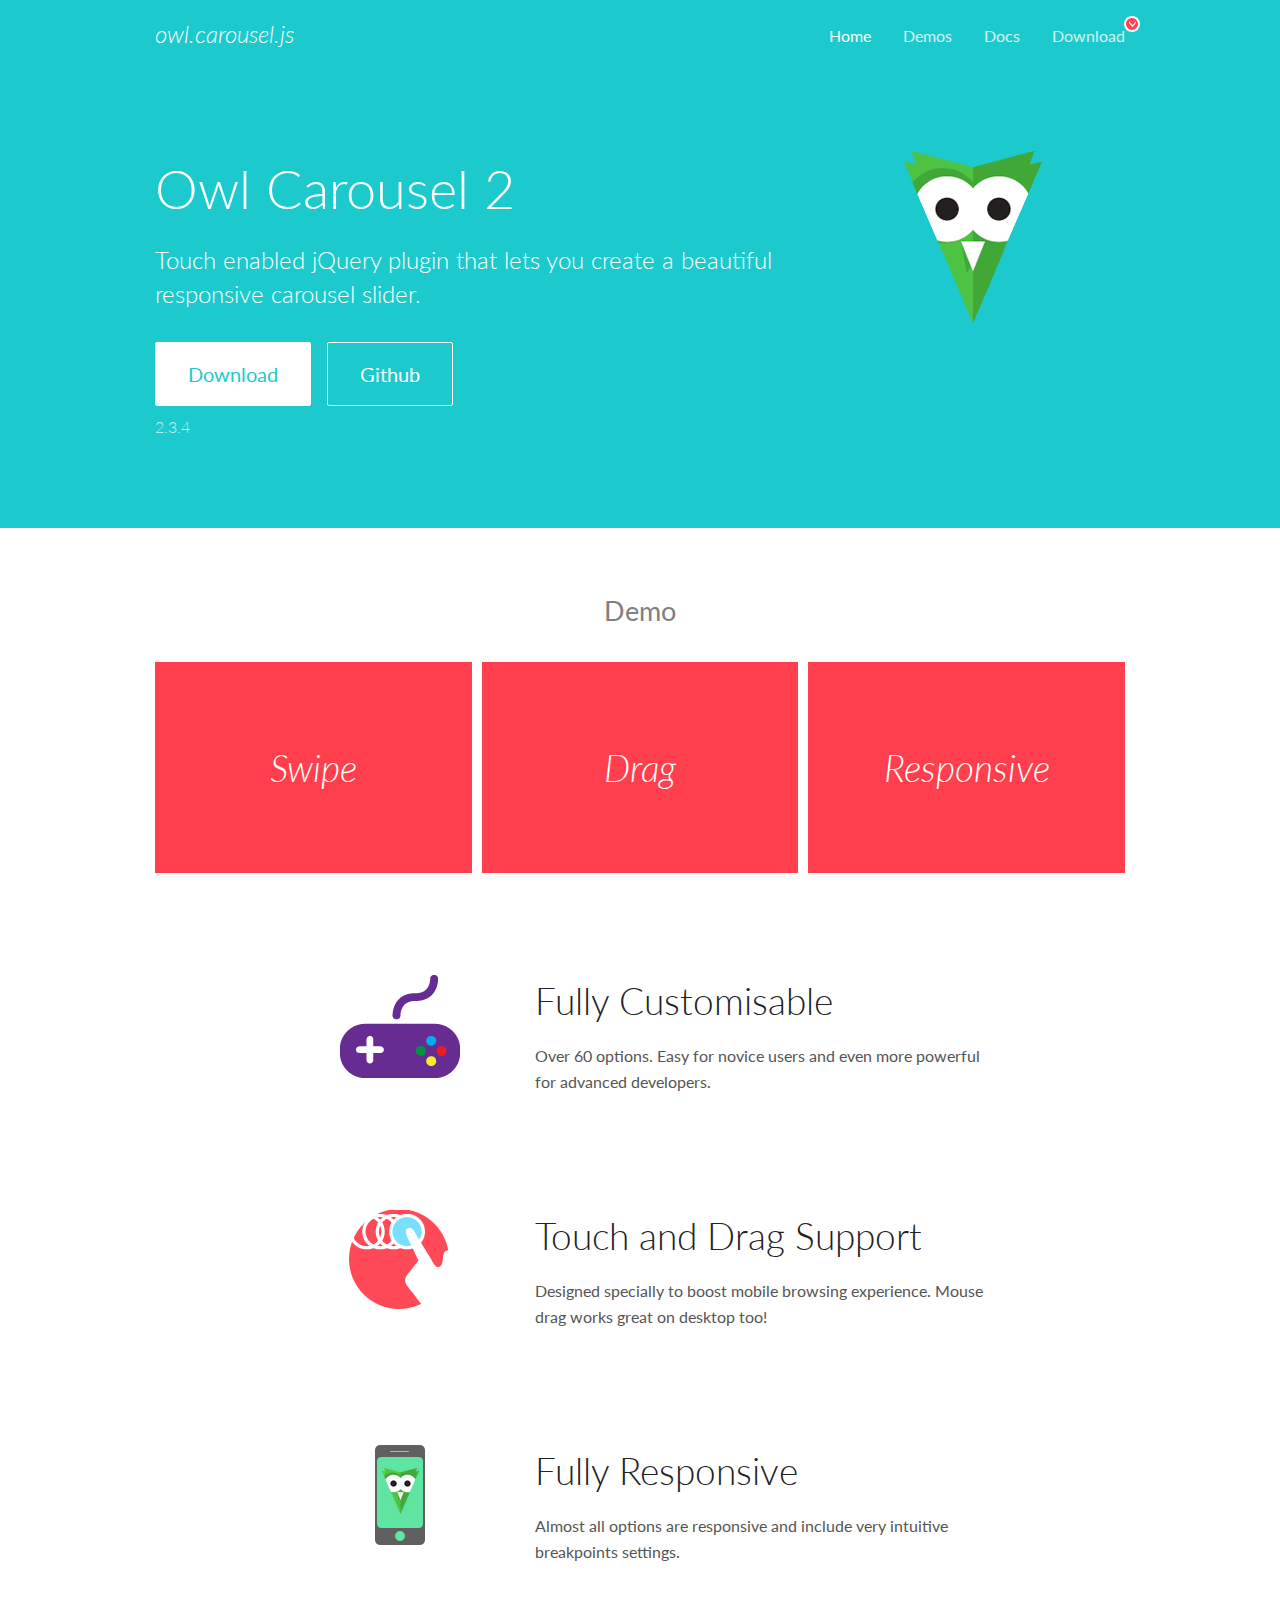
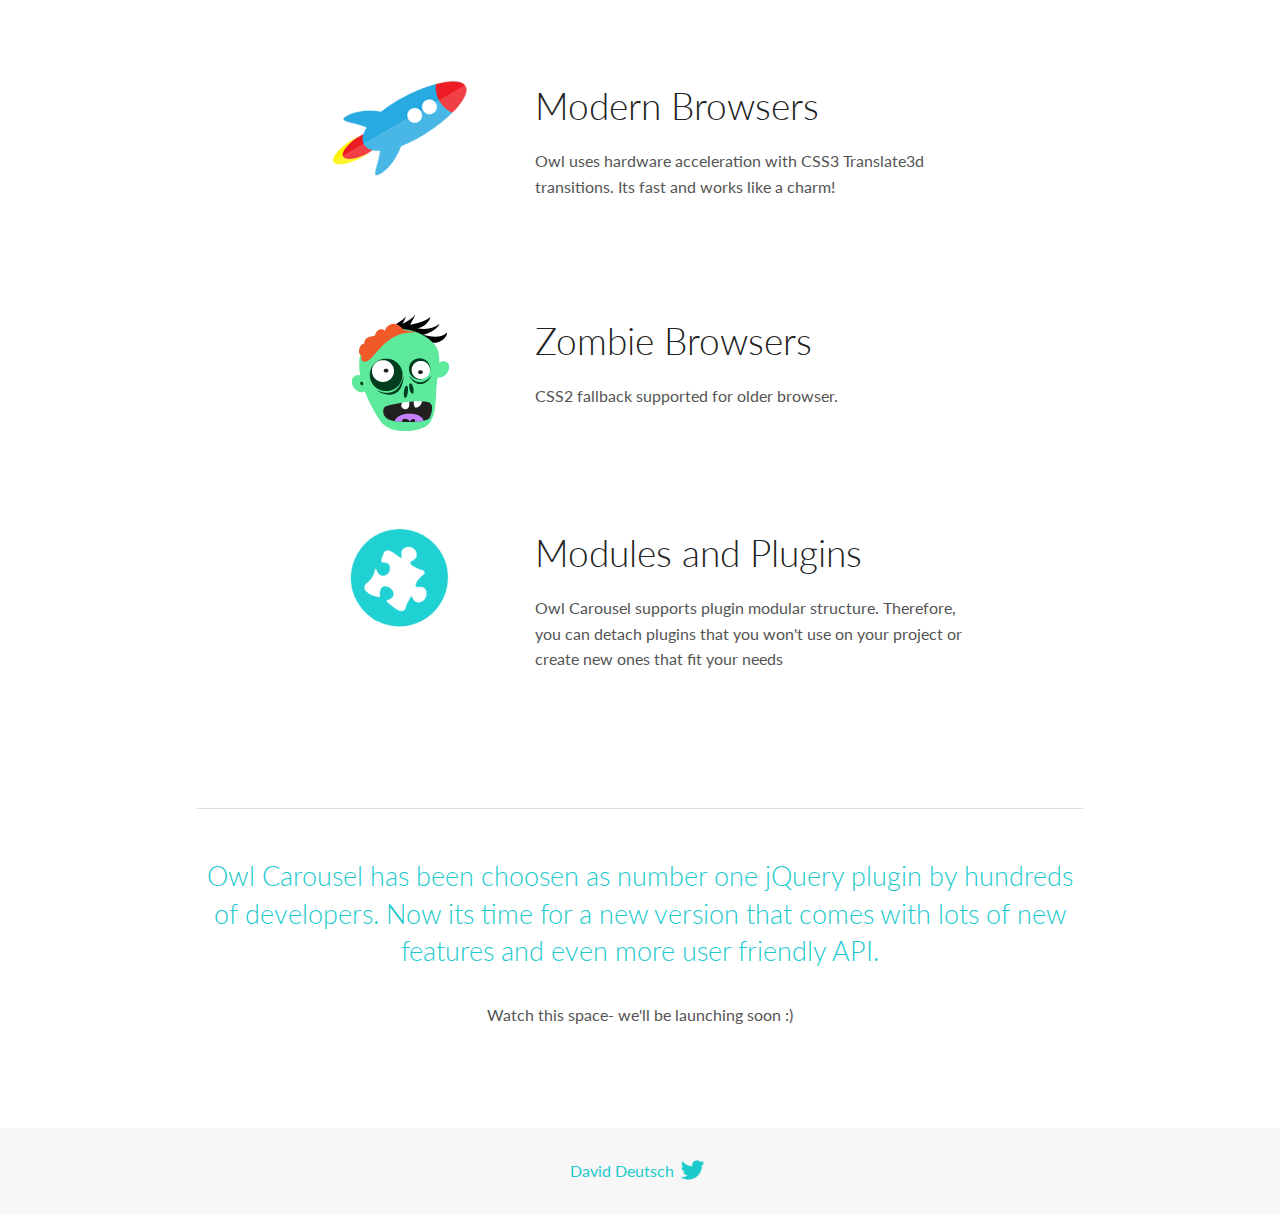
<file: downloard/OwlCarousel2-2.3.4/docs/index.html>
<!DOCTYPE html>
<html lang="en">
  <head>

    <!-- head -->
    <meta charset="utf-8">
    <meta name="msapplication-tap-highlight" content="no" />
    <meta name="viewport" content="width=device-width, initial-scale=1.0" />
    <meta name="description" content="Touch enabled jQuery plugin that lets you create beautiful responsive carousel slider.">
    <meta name="author" content="David Deutsch">
    <title>
      Home | Owl Carousel | 2.3.4
    </title>

    <!-- Stylesheets -->
    <link href='https://fonts.googleapis.com/css?family=Lato:300,400,700,400italic,300italic' rel='stylesheet' type='text/css'>
    <link rel="stylesheet" href="assets/css/docs.theme.min.css">

    <!-- Owl Stylesheets -->
    <link rel="stylesheet" href="assets/owlcarousel/assets/owl.carousel.min.css">
    <link rel="stylesheet" href="assets/owlcarousel/assets/owl.theme.default.min.css">

    <!-- HTML5 shim and Respond.js IE8 support of HTML5 elements and media queries -->

    <!--[if lt IE 9]>
      <script src="https://oss.maxcdn.com/libs/html5shiv/3.7.0/html5shiv.js"></script>
      <script src="https://oss.maxcdn.com/libs/respond.js/1.3.0/respond.min.js"></script>
    <![endif]-->

    <!-- Favicons -->
    <link rel="apple-touch-icon-precomposed" sizes="144x144" href="assets/ico/apple-touch-icon-144-precomposed.png">
    <link rel="shortcut icon" href="assets/ico/favicon.png">
    <link rel="shortcut icon" href="favicon.ico">

    <!-- Yeah i know js should not be in header. Its required for demos.-->

    <!-- javascript -->
    <script src="assets/vendors/jquery.min.js"></script>
    <script src="assets/owlcarousel/owl.carousel.js"></script>
  </head>
  <body>

    <!-- header -->
    <header class="header">
      <div class="row">
        <div class="large-12 columns">
          <div class="brand left">
            <h3>
              <a href="/OwlCarousel2/">owl.carousel.js</a> 
            </h3>
          </div>
          <a id="toggle-nav" class="right">
            <span></span> <span></span> <span></span> 
          </a> 
          <div class="nav-bar">
            <ul class="clearfix">
              <li class="active">
                <a href="/OwlCarousel2/index.html">Home</a> 
              </li>
              <li> <a href="/OwlCarousel2/demos/demos.html">Demos</a>  </li>
              <li> <a href="/OwlCarousel2/docs/started-welcome.html">Docs</a>  </li>
              <li>
                <a href="https://github.com/OwlCarousel2/OwlCarousel2/archive/2.3.4.zip">Download</a> 
                <span class="download"></span> 
              </li>
            </ul>
          </div>
        </div>
      </div>
    </header>

    <!-- home panel -->
    <section id="hero">
      <div class="row">
        <div class="large-8 medium-8 columns">
          <h1>Owl Carousel 2</h1>
          <h4>Touch enabled jQuery plugin that lets you create a beautiful responsive carousel slider.</h4>
          <a href="https://github.com/OwlCarousel2/OwlCarousel2/archive/2.3.4.zip" class="hero-button">Download</a> 
          <a href="https://github.com/OwlCarousel2/OwlCarousel2" class="hero-button outline">Github</a> 
          <p>2.3.4</p>
        </div>
        <div class="large-4 medium-4 columns">
          <img class="owl-logo" src="assets/img/owl-logo.png" alt="mr. Owl">
        </div>
      </div>
    </section>

    <!-- body -->
    <div class="home-demo">
      <div class="row">
        <div class="large-12 columns">
          <h3>Demo</h3>
          <div class="owl-carousel">
            <div class="item">
              <h2>Swipe</h2>
            </div>
            <div class="item">
              <h2>Drag</h2>
            </div>
            <div class="item">
              <h2>Responsive</h2>
            </div>
            <div class="item">
              <h2>CSS3</h2>
            </div>
            <div class="item">
              <h2>Fast</h2>
            </div>
            <div class="item">
              <h2>Easy</h2>
            </div>
            <div class="item">
              <h2>Free</h2>
            </div>
            <div class="item">
              <h2>Upgradable</h2>
            </div>
            <div class="item">
              <h2>Tons of options</h2>
            </div>
            <div class="item">
              <h2>Infinity</h2>
            </div>
            <div class="item">
              <h2>Auto Width</h2>
            </div>
          </div>
        </div>
      </div>
    </div>
    <script>
      var owl = $('.owl-carousel');
      owl.owlCarousel({
        margin: 10,
        loop: true,
        responsive: {
          0: {
            items: 1
          },
          600: {
            items: 2
          },
          1000: {
            items: 3
          }
        }
      })
    </script>

    <!-- features -->
    <div id="features">
      <div class="row">
        <div class="small-12 medium-9 small-centered columns">
          <section class="row feature">
            <div class="medium-4 small-12 columns">
              <img src="assets/img/feature-options.png" alt="">
            </div>
            <div class="medium-8 small-12 columns">
              <h2>Fully Customisable</h2>
              <p>Over 60 options. Easy for novice users and even more powerful for advanced developers.</p>
            </div>
          </section>
          <section class="row feature">
            <div class="medium-4 small-12 columns">
              <img src="assets/img/feature-drag.png" alt="">
            </div>
            <div class="medium-8 small-12 columns">
              <h2>Touch and Drag Support</h2>
              <p>Designed specially to boost mobile browsing experience. Mouse drag works great on desktop too!</p>
            </div>
          </section>
          <section class="row feature">
            <div class="medium-4 small-12 columns">
              <img src="assets/img/feature-responsive.png" alt="">
            </div>
            <div class="medium-8 small-12 columns">
              <h2>Fully Responsive</h2>
              <p>Almost all options are responsive and include very intuitive breakpoints settings.</p>
            </div>
          </section>
          <section class="row feature">
            <div class="medium-4 small-12 columns">
              <img src="assets/img/feature-modern.png" alt="">
            </div>
            <div class="medium-8 small-12 columns">
              <h2>Modern Browsers</h2>
              <p>Owl uses hardware acceleration with CSS3 Translate3d transitions. Its fast and works like a charm! </p>
            </div>
          </section>
          <section class="row feature">
            <div class="medium-4 small-12 columns">
              <img src="assets/img/feature-zombie.png" alt="">
            </div>
            <div class="medium-8 small-12 columns">
              <h2>Zombie Browsers</h2>
              <p>CSS2 fallback supported for older browser.</p>
            </div>
          </section>
          <section class="row feature">
            <div class="medium-4 small-12 columns">
              <img src="assets/img/feature-module.png" alt="">
            </div>
            <div class="medium-8 small-12 columns">
              <h2>Modules and Plugins</h2>
              <p>Owl Carousel supports plugin modular structure. Therefore, you can detach plugins that you won&#x27;t use on your project or create new ones that fit your needs</p>
            </div>
          </section>
        </div>
      </div>
    </div>

    <!-- footer -->
    <section id="teaser-text">
      <div class="row">
        <div class="small-12 medium-11 small-centered columns">
          <hr>
          <h3 id="owl-carousel-has-been-choosen-as-number-one-jquery-plugin-by-hundreds-of-developers-now-its-time-for-a-new-version-that-comes-with-lots-of-new-features-and-even-more-user-friendly-api-">Owl Carousel has been choosen as number one jQuery plugin by hundreds of developers. Now its time for a new version that comes with lots of new features and even more user friendly API.</h3>
          <p>Watch this space- we&#39;ll be launching soon :)</p>
        </div>
      </div>
    </section>

    <!-- footer -->
    <footer class="footer">
      <div class="row">
        <div class="large-12 columns">
          <h5>
            <a href="/OwlCarousel2/docs/support-contact.html">David Deutsch</a> 
            <a id="custom-tweet-button" href="https://twitter.com/share?url=https://github.com/OwlCarousel2/OwlCarousel2&text=Owl Carousel - This is so awesome! " target="_blank"></a> 
          </h5>
        </div>
      </div>
    </footer>

    <!-- vendors -->
    <script src="assets/vendors/highlight.js"></script>
    <script src="assets/js/app.js"></script>
  </body>
</html>
</file>
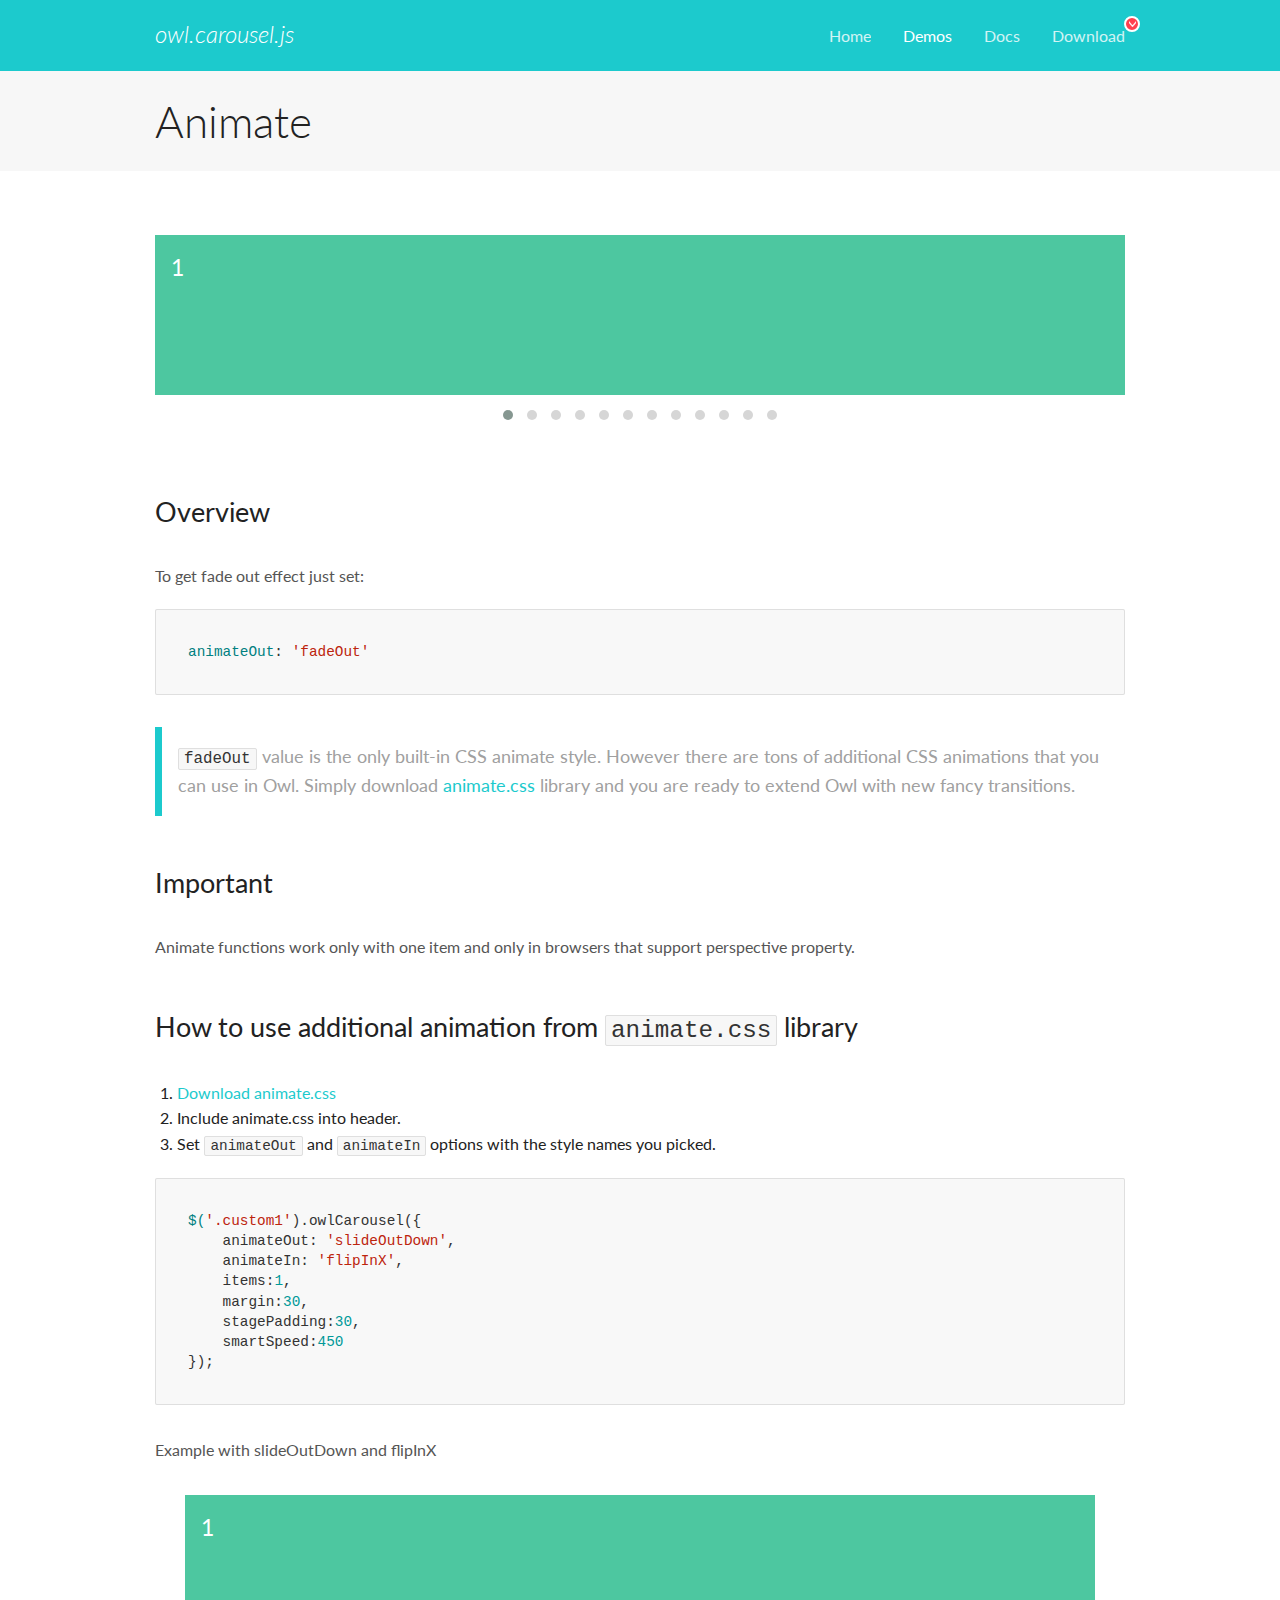
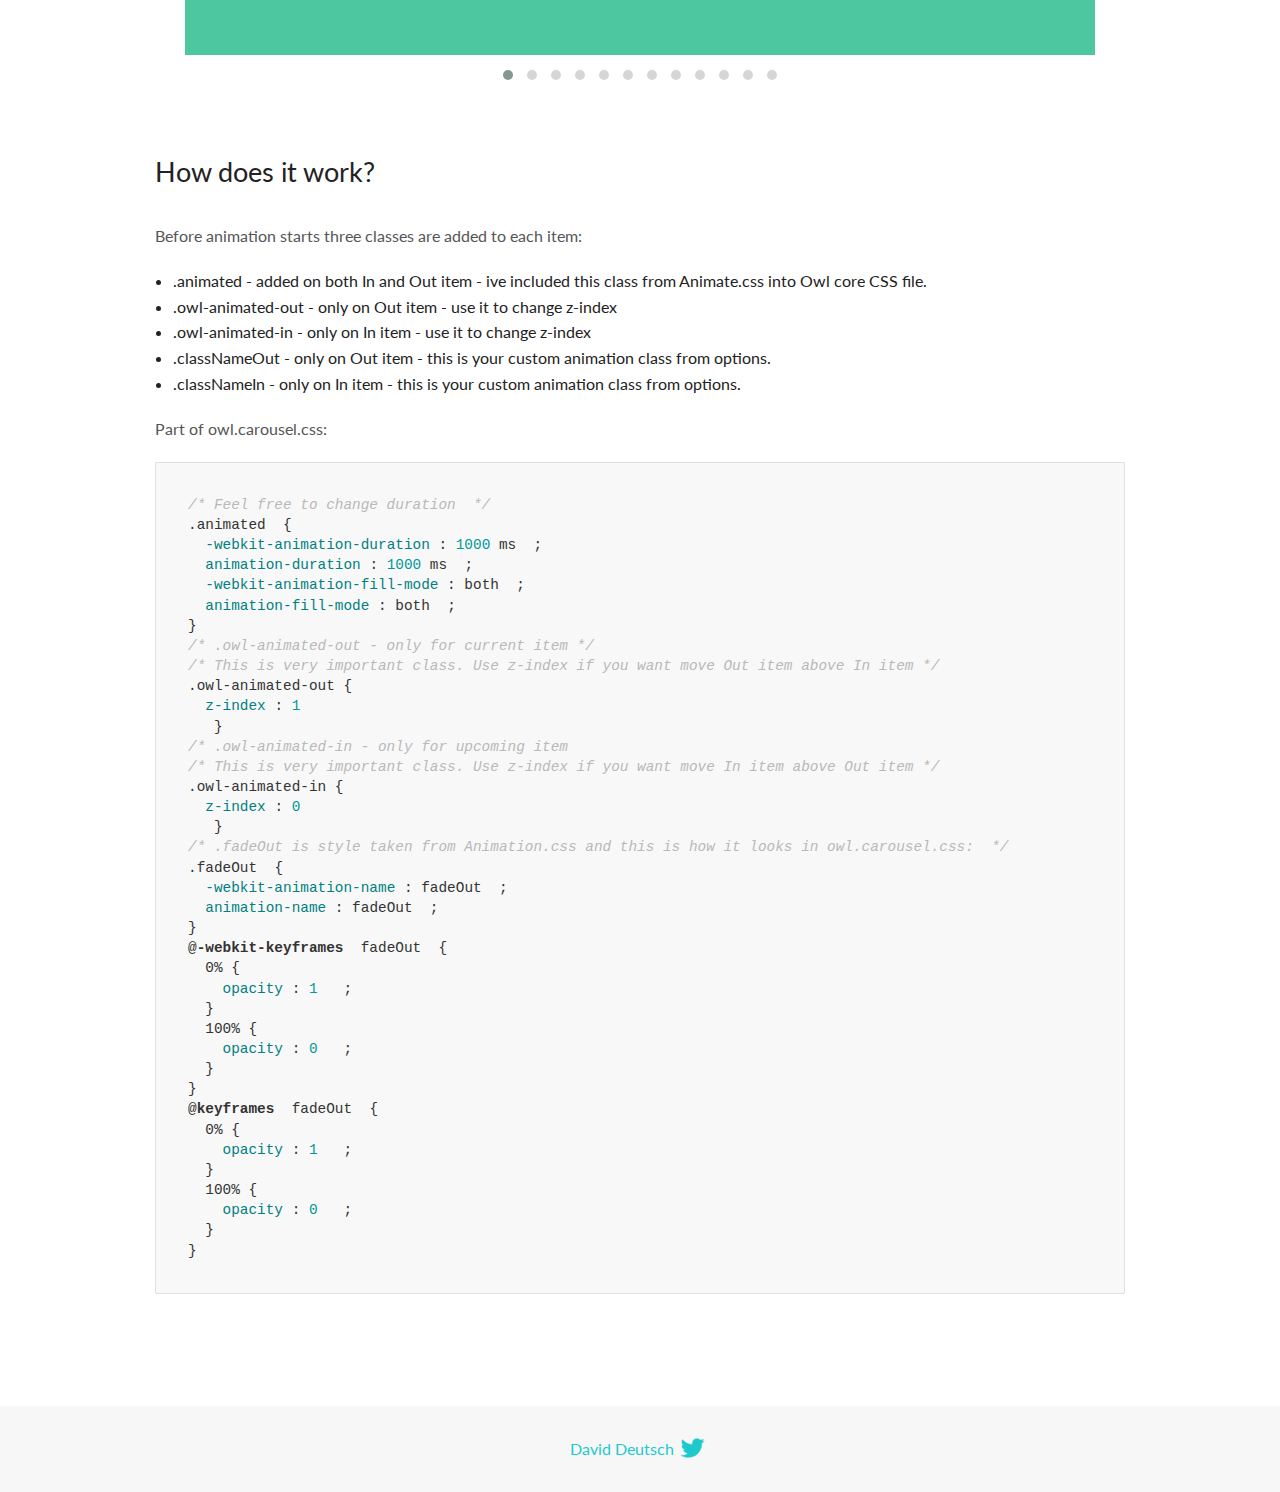
<file: downloard/OwlCarousel2-2.3.4/docs/demos/animate.html>
<!DOCTYPE html>
<html lang="en">
  <head>

    <!-- head -->
    <meta charset="utf-8">
    <meta name="msapplication-tap-highlight" content="no" />
    <meta name="viewport" content="width=device-width, initial-scale=1.0" />
    <meta name="description" content="Animate carousel">
    <meta name="author" content="David Deutsch">
    <title>
      Animate Demo | Owl Carousel | 2.3.4
    </title>

    <!-- Stylesheets -->
    <link href='https://fonts.googleapis.com/css?family=Lato:300,400,700,400italic,300italic' rel='stylesheet' type='text/css'>
    <link rel="stylesheet" href="../assets/css/docs.theme.min.css">

    <!-- Owl Stylesheets -->
    <link rel="stylesheet" href="../assets/owlcarousel/assets/owl.carousel.min.css">
    <link rel="stylesheet" href="../assets/owlcarousel/assets/owl.theme.default.min.css">

    <!-- HTML5 shim and Respond.js IE8 support of HTML5 elements and media queries -->

    <!--[if lt IE 9]>
      <script src="https://oss.maxcdn.com/libs/html5shiv/3.7.0/html5shiv.js"></script>
      <script src="https://oss.maxcdn.com/libs/respond.js/1.3.0/respond.min.js"></script>
    <![endif]-->

    <!-- Favicons -->
    <link rel="apple-touch-icon-precomposed" sizes="144x144" href="../assets/ico/apple-touch-icon-144-precomposed.png">
    <link rel="shortcut icon" href="../assets/ico/favicon.png">
    <link rel="shortcut icon" href="favicon.ico">

    <!-- Yeah i know js should not be in header. Its required for demos.-->

    <!-- javascript -->
    <script src="../assets/vendors/jquery.min.js"></script>
    <script src="../assets/owlcarousel/owl.carousel.js"></script>
  </head>
  <body>

    <!-- header -->
    <header class="header">
      <div class="row">
        <div class="large-12 columns">
          <div class="brand left">
            <h3>
              <a href="/OwlCarousel2/">owl.carousel.js</a> 
            </h3>
          </div>
          <a id="toggle-nav" class="right">
            <span></span> <span></span> <span></span> 
          </a> 
          <div class="nav-bar">
            <ul class="clearfix">
              <li> <a href="/OwlCarousel2/index.html">Home</a>  </li>
              <li class="active">
                <a href="/OwlCarousel2/demos/demos.html">Demos</a> 
              </li>
              <li> <a href="/OwlCarousel2/docs/started-welcome.html">Docs</a>  </li>
              <li>
                <a href="https://github.com/OwlCarousel2/OwlCarousel2/archive/2.3.4.zip">Download</a> 
                <span class="download"></span> 
              </li>
            </ul>
          </div>
        </div>
      </div>
    </header>

    <!-- title -->
    <section class="title">
      <div class="row">
        <div class="large-12 columns">
          <h1>Animate</h1>
        </div>
      </div>
    </section>

    <!--  Demos -->
    <section id="demos">
      <div class="row">
        <div class="large-12 columns">
          <div class="fadeOut owl-carousel owl-theme">
            <div class="item">
              <h4>1</h4>
            </div>
            <div class="item">
              <h4>2</h4>
            </div>
            <div class="item">
              <h4>3</h4>
            </div>
            <div class="item">
              <h4>4</h4>
            </div>
            <div class="item">
              <h4>5</h4>
            </div>
            <div class="item">
              <h4>6</h4>
            </div>
            <div class="item">
              <h4>7</h4>
            </div>
            <div class="item">
              <h4>8</h4>
            </div>
            <div class="item">
              <h4>9</h4>
            </div>
            <div class="item">
              <h4>10</h4>
            </div>
            <div class="item">
              <h4>11</h4>
            </div>
            <div class="item">
              <h4>12</h4>
            </div>
          </div>
          <h3 id="overview">Overview</h3>
          <p>To get fade out effect just set:</p>
          <pre><code>animateOut: &#39;fadeOut&#39;</code></pre>
          <blockquote>
            <p><code>fadeOut</code> value is the only built-in CSS animate style. However there are tons of additional CSS animations that you can use in Owl. Simply download
              <a href="https://daneden.github.io/animate.css/">animate.css</a>  library and you are ready to extend Owl with new fancy transitions.</p>
          </blockquote>
          <h3 id="important">Important</h3>
          <p>Animate functions work only with one item and only in browsers that support perspective property.</p>
          <h3 id="how-to-use-additional-animation-from-animate-css-library">How to use additional animation from <code>animate.css</code> library</h3>
          <ol>
            <li> <a href="https://daneden.github.io/animate.css/">Download animate.css</a>  </li>
            <li>Include animate.css into header.</li>
            <li>Set <code>animateOut</code> and <code>animateIn</code> options with the style names you picked.</li>
          </ol>
          <pre><code>$(&#39;.custom1&#39;).owlCarousel({
    animateOut: &#39;slideOutDown&#39;,
    animateIn: &#39;flipInX&#39;,
    items:1,
    margin:30,
    stagePadding:30,
    smartSpeed:450
});</code></pre>
          <p>Example with slideOutDown and flipInX</p>
          <div class="custom1 owl-carousel owl-theme">
            <div class="item">
              <h4>1</h4>
            </div>
            <div class="item">
              <h4>2</h4>
            </div>
            <div class="item">
              <h4>3</h4>
            </div>
            <div class="item">
              <h4>4</h4>
            </div>
            <div class="item">
              <h4>5</h4>
            </div>
            <div class="item">
              <h4>6</h4>
            </div>
            <div class="item">
              <h4>7</h4>
            </div>
            <div class="item">
              <h4>8</h4>
            </div>
            <div class="item">
              <h4>9</h4>
            </div>
            <div class="item">
              <h4>10</h4>
            </div>
            <div class="item">
              <h4>11</h4>
            </div>
            <div class="item">
              <h4>12</h4>
            </div>
          </div>
          <h3 id="how-does-it-work-">How does it work?</h3>
          <p>Before animation starts three classes are added to each item:</p>
          <ul>
            <li>.animated - added on both In and Out item - ive included this class from Animate.css into Owl core CSS file.</li>
            <li>.owl-animated-out - only on Out item - use it to change z-index</li>
            <li>.owl-animated-in - only on In item - use it to change z-index</li>
            <li>.classNameOut - only on Out item - this is your custom animation class from options.</li>
            <li>.classNameIn - only on In item - this is your custom animation class from options.</li>
          </ul>
          <p>Part of owl.carousel.css:</p>
          <pre><code class="language-css"><span class="comment">/* Feel free to change duration  */</span> 
<span class="class">.animated</span>  <span class="rules">{
  <span class="rule"><span class="attribute">-webkit-animation-duration</span> :<span class="value"> <span class="number">1000</span> ms</span> </span> ;
  <span class="rule"><span class="attribute">animation-duration</span> :<span class="value"> <span class="number">1000</span> ms</span> </span> ;
  <span class="rule"><span class="attribute">-webkit-animation-fill-mode</span> :<span class="value"> both</span> </span> ;
  <span class="rule"><span class="attribute">animation-fill-mode</span> :<span class="value"> both</span> </span> ;
<span class="rule">}</span> </span> 
<span class="comment">/* .owl-animated-out - only for current item */</span> 
<span class="comment">/* This is very important class. Use z-index if you want move Out item above In item */</span> 
<span class="class">.owl-animated-out</span> <span class="rules">{
  <span class="rule"><span class="attribute">z-index</span> :<span class="value"> <span class="number">1</span> 
</span> </span> </span> }
<span class="comment">/* .owl-animated-in - only for upcoming item
/* This is very important class. Use z-index if you want move In item above Out item */</span> 
<span class="class">.owl-animated-in</span> <span class="rules">{
  <span class="rule"><span class="attribute">z-index</span> :<span class="value"> <span class="number">0</span> 
</span> </span> </span> }
<span class="comment">/* .fadeOut is style taken from Animation.css and this is how it looks in owl.carousel.css:  */</span> 
<span class="class">.fadeOut</span>  <span class="rules">{
  <span class="rule"><span class="attribute">-webkit-animation-name</span> :<span class="value"> fadeOut</span> </span> ;
  <span class="rule"><span class="attribute">animation-name</span> :<span class="value"> fadeOut</span> </span> ;
<span class="rule">}</span> </span> 
<span class="at_rule">@<span class="keyword">-webkit-keyframes</span>  fadeOut </span> {
  0% <span class="rules">{
    <span class="rule"><span class="attribute">opacity</span> :<span class="value"> <span class="number">1</span> </span> </span> ;
  <span class="rule">}</span> </span> 
  100% <span class="rules">{
    <span class="rule"><span class="attribute">opacity</span> :<span class="value"> <span class="number">0</span> </span> </span> ;
  <span class="rule">}</span> </span> 
}
<span class="at_rule">@<span class="keyword">keyframes</span>  fadeOut </span> {
  0% <span class="rules">{
    <span class="rule"><span class="attribute">opacity</span> :<span class="value"> <span class="number">1</span> </span> </span> ;
  <span class="rule">}</span> </span> 
  100% <span class="rules">{
    <span class="rule"><span class="attribute">opacity</span> :<span class="value"> <span class="number">0</span> </span> </span> ;
  <span class="rule">}</span> </span> 
}</code></pre>
          <link rel="stylesheet" href="../assets/css/animate.css">
          <script>
            jQuery(document).ready(function($) {
              $('.fadeOut').owlCarousel({
                items: 1,
                animateOut: 'fadeOut',
                loop: true,
                margin: 10,
              });
              $('.custom1').owlCarousel({
                animateOut: 'slideOutDown',
                animateIn: 'flipInX',
                items: 1,
                margin: 30,
                stagePadding: 30,
                smartSpeed: 450
              });
            });
          </script>
        </div>
      </div>
    </section>

    <!-- footer -->
    <footer class="footer">
      <div class="row">
        <div class="large-12 columns">
          <h5>
            <a href="/OwlCarousel2/docs/support-contact.html">David Deutsch</a> 
            <a id="custom-tweet-button" href="https://twitter.com/share?url=https://github.com/OwlCarousel2/OwlCarousel2&text=Owl Carousel - This is so awesome! " target="_blank"></a> 
          </h5>
        </div>
      </div>
    </footer>

    <!-- vendors -->
    <script src="../assets/vendors/highlight.js"></script>
    <script src="../assets/js/app.js"></script>
  </body>
</html>
</file>
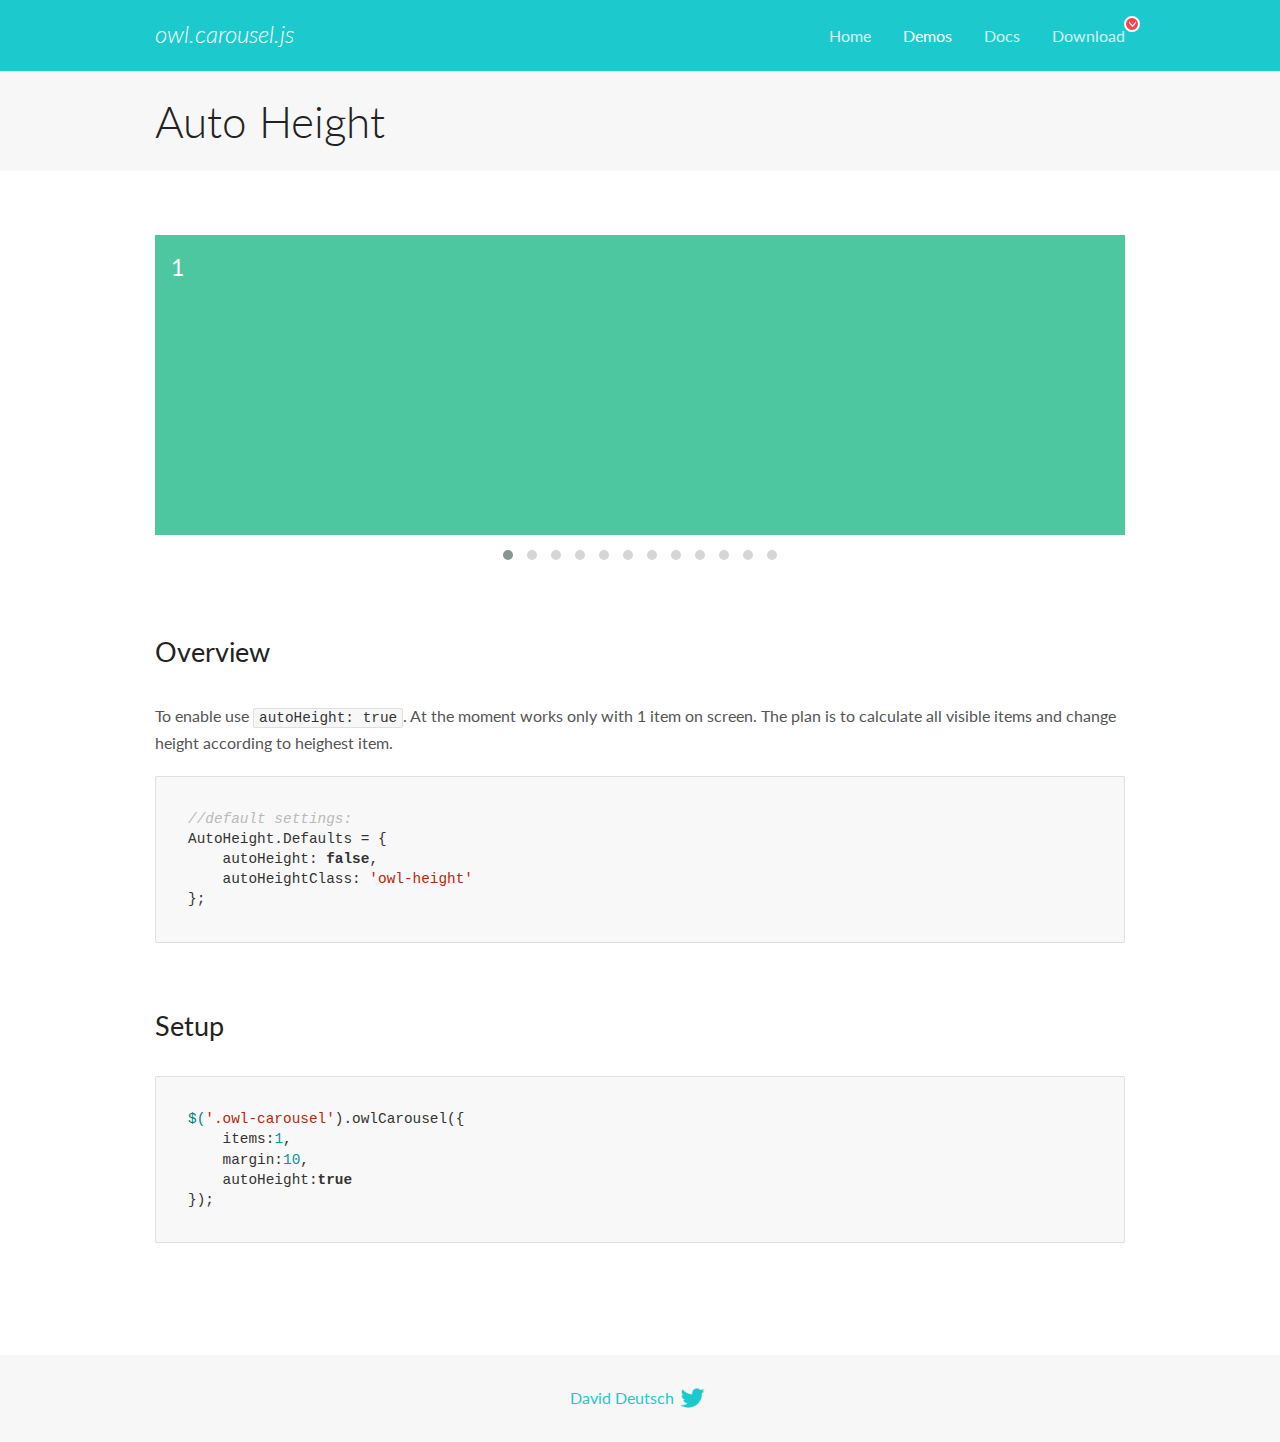
<file: downloard/OwlCarousel2-2.3.4/docs/demos/autoheight.html>
<!DOCTYPE html>
<html lang="en">
  <head>

    <!-- head -->
    <meta charset="utf-8">
    <meta name="msapplication-tap-highlight" content="no" />
    <meta name="viewport" content="width=device-width, initial-scale=1.0" />
    <meta name="description" content="autoHeight usage demo">
    <meta name="author" content="David Deutsch">
    <title>
      Auto Height Demo | Owl Carousel | 2.3.4
    </title>

    <!-- Stylesheets -->
    <link href='https://fonts.googleapis.com/css?family=Lato:300,400,700,400italic,300italic' rel='stylesheet' type='text/css'>
    <link rel="stylesheet" href="../assets/css/docs.theme.min.css">

    <!-- Owl Stylesheets -->
    <link rel="stylesheet" href="../assets/owlcarousel/assets/owl.carousel.min.css">
    <link rel="stylesheet" href="../assets/owlcarousel/assets/owl.theme.default.min.css">

    <!-- HTML5 shim and Respond.js IE8 support of HTML5 elements and media queries -->

    <!--[if lt IE 9]>
      <script src="https://oss.maxcdn.com/libs/html5shiv/3.7.0/html5shiv.js"></script>
      <script src="https://oss.maxcdn.com/libs/respond.js/1.3.0/respond.min.js"></script>
    <![endif]-->

    <!-- Favicons -->
    <link rel="apple-touch-icon-precomposed" sizes="144x144" href="../assets/ico/apple-touch-icon-144-precomposed.png">
    <link rel="shortcut icon" href="../assets/ico/favicon.png">
    <link rel="shortcut icon" href="favicon.ico">

    <!-- Yeah i know js should not be in header. Its required for demos.-->

    <!-- javascript -->
    <script src="../assets/vendors/jquery.min.js"></script>
    <script src="../assets/owlcarousel/owl.carousel.js"></script>
  </head>
  <body>

    <!-- header -->
    <header class="header">
      <div class="row">
        <div class="large-12 columns">
          <div class="brand left">
            <h3>
              <a href="/OwlCarousel2/">owl.carousel.js</a> 
            </h3>
          </div>
          <a id="toggle-nav" class="right">
            <span></span> <span></span> <span></span> 
          </a> 
          <div class="nav-bar">
            <ul class="clearfix">
              <li> <a href="/OwlCarousel2/index.html">Home</a>  </li>
              <li class="active">
                <a href="/OwlCarousel2/demos/demos.html">Demos</a> 
              </li>
              <li> <a href="/OwlCarousel2/docs/started-welcome.html">Docs</a>  </li>
              <li>
                <a href="https://github.com/OwlCarousel2/OwlCarousel2/archive/2.3.4.zip">Download</a> 
                <span class="download"></span> 
              </li>
            </ul>
          </div>
        </div>
      </div>
    </header>

    <!-- title -->
    <section class="title">
      <div class="row">
        <div class="large-12 columns">
          <h1>Auto Height</h1>
        </div>
      </div>
    </section>

    <!--  Demos -->
    <section id="demos">
      <div class="row">
        <div class="large-12 columns">
          <div class="owl-carousel owl-theme">
            <div class="item" style="height:300px">
              <h4>1</h4>
            </div>
            <div class="item" style="height:100px">
              <h4>2</h4>
            </div>
            <div class="item" style="height:500px">
              <h4>3</h4>
            </div>
            <div class="item" style="height:250px">
              <h4>4</h4>
            </div>
            <div class="item" style="height:400px">
              <h4>5</h4>
            </div>
            <div class="item" style="height:500px">
              <h4>6</h4>
            </div>
            <div class="item" style="height:600px">
              <h4>7</h4>
            </div>
            <div class="item" style="height:400px">
              <h4>8</h4>
            </div>
            <div class="item" style="height:300px">
              <h4>9</h4>
            </div>
            <div class="item" style="height:350px">
              <h4>10</h4>
            </div>
            <div class="item" style="height:200px">
              <h4>11</h4>
            </div>
            <div class="item" style="height:150px">
              <h4>12</h4>
            </div>
          </div>
          <h3 id="overview">Overview</h3>
          <p>To enable use <code>autoHeight: true</code>. At the moment works only with 1 item on screen. The plan is to calculate all visible items and change height according to heighest item.</p>
          <pre><code>//default settings:
AutoHeight.Defaults = {
    autoHeight: false,
    autoHeightClass: &#39;owl-height&#39;
};</code></pre>
          <h3 id="setup">Setup</h3>
          <pre><code>$(&#39;.owl-carousel&#39;).owlCarousel({
    items:1,
    margin:10,
    autoHeight:true
});</code></pre>
          <script>
            $(document).ready(function() {
              $('.owl-carousel').owlCarousel({
                items: 1,
                margin: 10,
                autoHeight: true
              });
            })
          </script>
        </div>
      </div>
    </section>

    <!-- footer -->
    <footer class="footer">
      <div class="row">
        <div class="large-12 columns">
          <h5>
            <a href="/OwlCarousel2/docs/support-contact.html">David Deutsch</a> 
            <a id="custom-tweet-button" href="https://twitter.com/share?url=https://github.com/OwlCarousel2/OwlCarousel2&text=Owl Carousel - This is so awesome! " target="_blank"></a> 
          </h5>
        </div>
      </div>
    </footer>

    <!-- vendors -->
    <script src="../assets/vendors/highlight.js"></script>
    <script src="../assets/js/app.js"></script>
  </body>
</html>
</file>
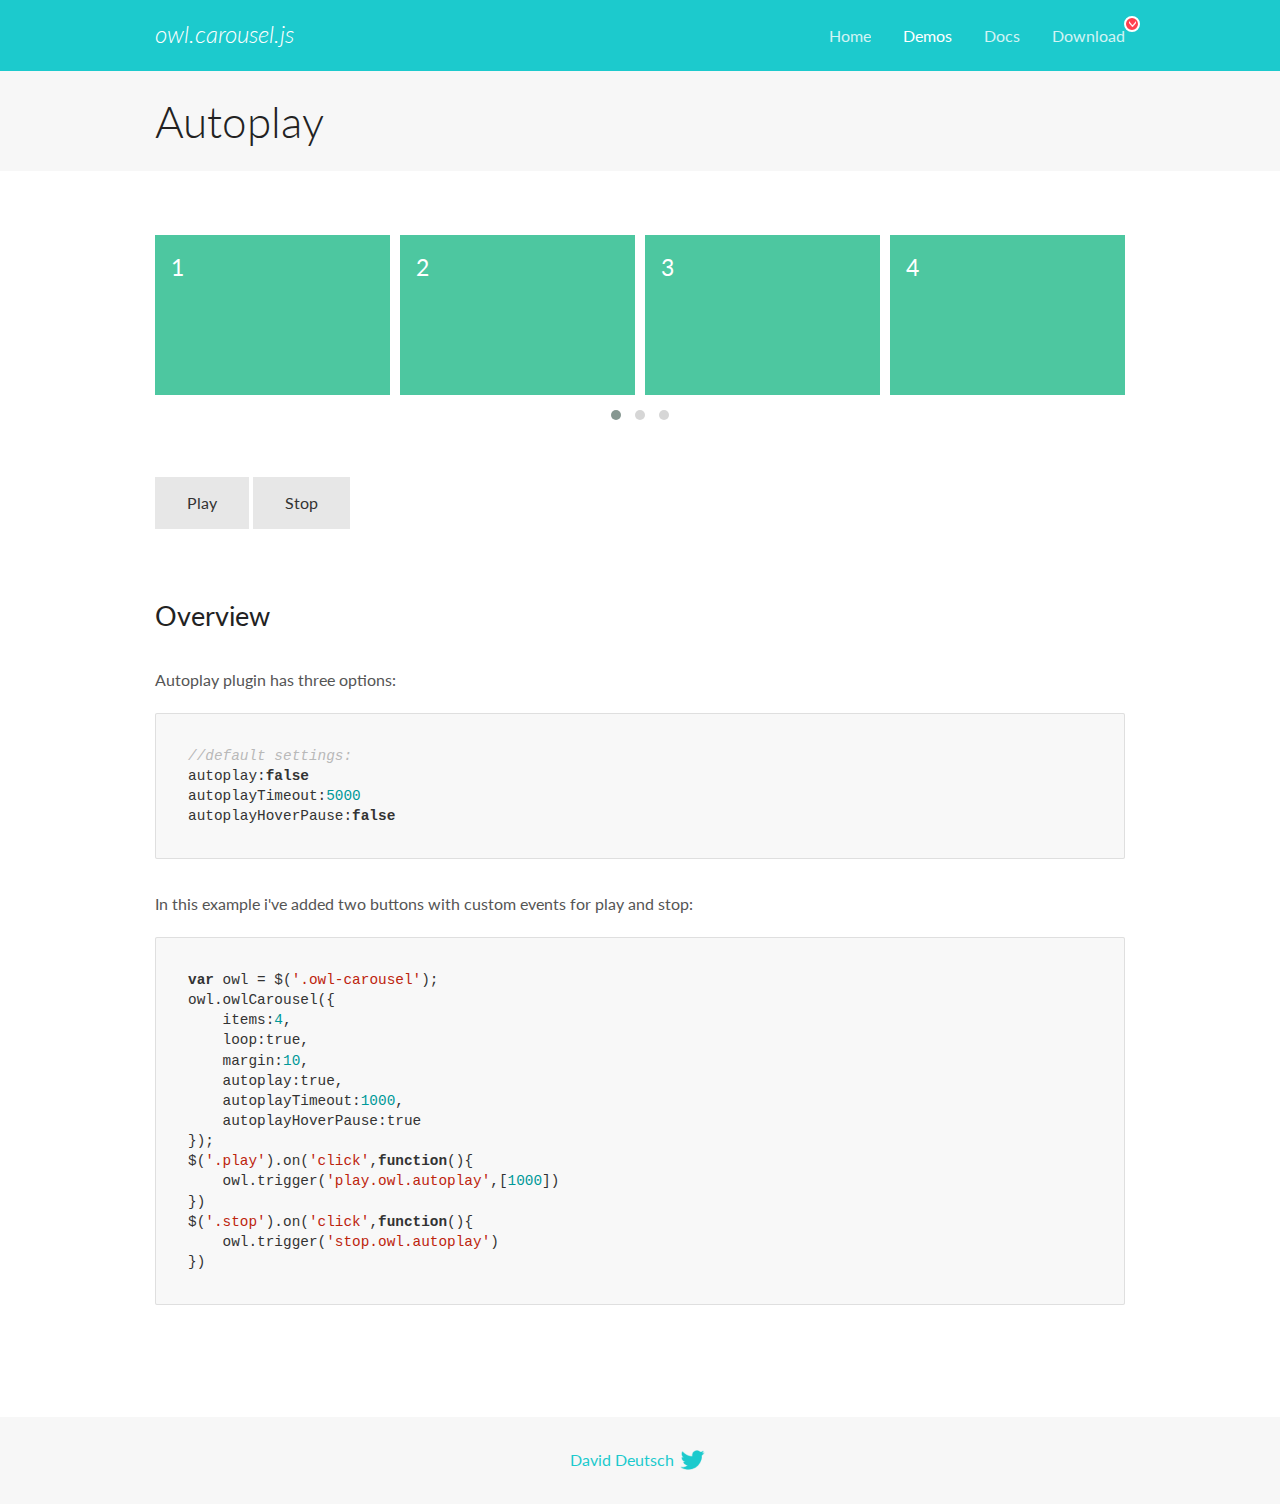
<file: downloard/OwlCarousel2-2.3.4/docs/demos/autoplay.html>
<!DOCTYPE html>
<html lang="en">
  <head>

    <!-- head -->
    <meta charset="utf-8">
    <meta name="msapplication-tap-highlight" content="no" />
    <meta name="viewport" content="width=device-width, initial-scale=1.0" />
    <meta name="description" content="Autoplay usage demo">
    <meta name="author" content="David Deutsch">
    <title>
      Autoplay Demo | Owl Carousel | 2.3.4
    </title>

    <!-- Stylesheets -->
    <link href='https://fonts.googleapis.com/css?family=Lato:300,400,700,400italic,300italic' rel='stylesheet' type='text/css'>
    <link rel="stylesheet" href="../assets/css/docs.theme.min.css">

    <!-- Owl Stylesheets -->
    <link rel="stylesheet" href="../assets/owlcarousel/assets/owl.carousel.min.css">
    <link rel="stylesheet" href="../assets/owlcarousel/assets/owl.theme.default.min.css">

    <!-- HTML5 shim and Respond.js IE8 support of HTML5 elements and media queries -->

    <!--[if lt IE 9]>
      <script src="https://oss.maxcdn.com/libs/html5shiv/3.7.0/html5shiv.js"></script>
      <script src="https://oss.maxcdn.com/libs/respond.js/1.3.0/respond.min.js"></script>
    <![endif]-->

    <!-- Favicons -->
    <link rel="apple-touch-icon-precomposed" sizes="144x144" href="../assets/ico/apple-touch-icon-144-precomposed.png">
    <link rel="shortcut icon" href="../assets/ico/favicon.png">
    <link rel="shortcut icon" href="favicon.ico">

    <!-- Yeah i know js should not be in header. Its required for demos.-->

    <!-- javascript -->
    <script src="../assets/vendors/jquery.min.js"></script>
    <script src="../assets/owlcarousel/owl.carousel.js"></script>
  </head>
  <body>

    <!-- header -->
    <header class="header">
      <div class="row">
        <div class="large-12 columns">
          <div class="brand left">
            <h3>
              <a href="/OwlCarousel2/">owl.carousel.js</a> 
            </h3>
          </div>
          <a id="toggle-nav" class="right">
            <span></span> <span></span> <span></span> 
          </a> 
          <div class="nav-bar">
            <ul class="clearfix">
              <li> <a href="/OwlCarousel2/index.html">Home</a>  </li>
              <li class="active">
                <a href="/OwlCarousel2/demos/demos.html">Demos</a> 
              </li>
              <li> <a href="/OwlCarousel2/docs/started-welcome.html">Docs</a>  </li>
              <li>
                <a href="https://github.com/OwlCarousel2/OwlCarousel2/archive/2.3.4.zip">Download</a> 
                <span class="download"></span> 
              </li>
            </ul>
          </div>
        </div>
      </div>
    </header>

    <!-- title -->
    <section class="title">
      <div class="row">
        <div class="large-12 columns">
          <h1>Autoplay</h1>
        </div>
      </div>
    </section>

    <!--  Demos -->
    <section id="demos">
      <div class="row">
        <div class="large-12 columns">
          <div class="owl-carousel owl-theme">
            <div class="item">
              <h4>1</h4>
            </div>
            <div class="item">
              <h4>2</h4>
            </div>
            <div class="item">
              <h4>3</h4>
            </div>
            <div class="item">
              <h4>4</h4>
            </div>
            <div class="item">
              <h4>5</h4>
            </div>
            <div class="item">
              <h4>6</h4>
            </div>
            <div class="item">
              <h4>7</h4>
            </div>
            <div class="item">
              <h4>8</h4>
            </div>
            <div class="item">
              <h4>9</h4>
            </div>
            <div class="item">
              <h4>10</h4>
            </div>
            <div class="item">
              <h4>11</h4>
            </div>
            <div class="item">
              <h4>12</h4>
            </div>
          </div>
          <a class="button secondary play">Play</a> 
          <a class="button secondary stop">Stop</a> 
          <h3 id="overview">Overview</h3>
          <p>Autoplay plugin has three options:</p>
          <pre><code>//default settings:
autoplay:false
autoplayTimeout:5000
autoplayHoverPause:false</code></pre>
          <p>In this example i&#39;ve added two buttons with custom events for play and stop:</p>
          <pre><code>var owl = $(&#39;.owl-carousel&#39;);
owl.owlCarousel({
    items:4,
    loop:true,
    margin:10,
    autoplay:true,
    autoplayTimeout:1000,
    autoplayHoverPause:true
});
$(&#39;.play&#39;).on(&#39;click&#39;,function(){
    owl.trigger(&#39;play.owl.autoplay&#39;,[1000])
})
$(&#39;.stop&#39;).on(&#39;click&#39;,function(){
    owl.trigger(&#39;stop.owl.autoplay&#39;)
})</code></pre>
          <script>
            $(document).ready(function() {
              var owl = $('.owl-carousel');
              owl.owlCarousel({
                items: 4,
                loop: true,
                margin: 10,
                autoplay: true,
                autoplayTimeout: 1000,
                autoplayHoverPause: true
              });
              $('.play').on('click', function() {
                owl.trigger('play.owl.autoplay', [1000])
              })
              $('.stop').on('click', function() {
                owl.trigger('stop.owl.autoplay')
              })
            })
          </script>
        </div>
      </div>
    </section>

    <!-- footer -->
    <footer class="footer">
      <div class="row">
        <div class="large-12 columns">
          <h5>
            <a href="/OwlCarousel2/docs/support-contact.html">David Deutsch</a> 
            <a id="custom-tweet-button" href="https://twitter.com/share?url=https://github.com/OwlCarousel2/OwlCarousel2&text=Owl Carousel - This is so awesome! " target="_blank"></a> 
          </h5>
        </div>
      </div>
    </footer>

    <!-- vendors -->
    <script src="../assets/vendors/highlight.js"></script>
    <script src="../assets/js/app.js"></script>
  </body>
</html>
</file>
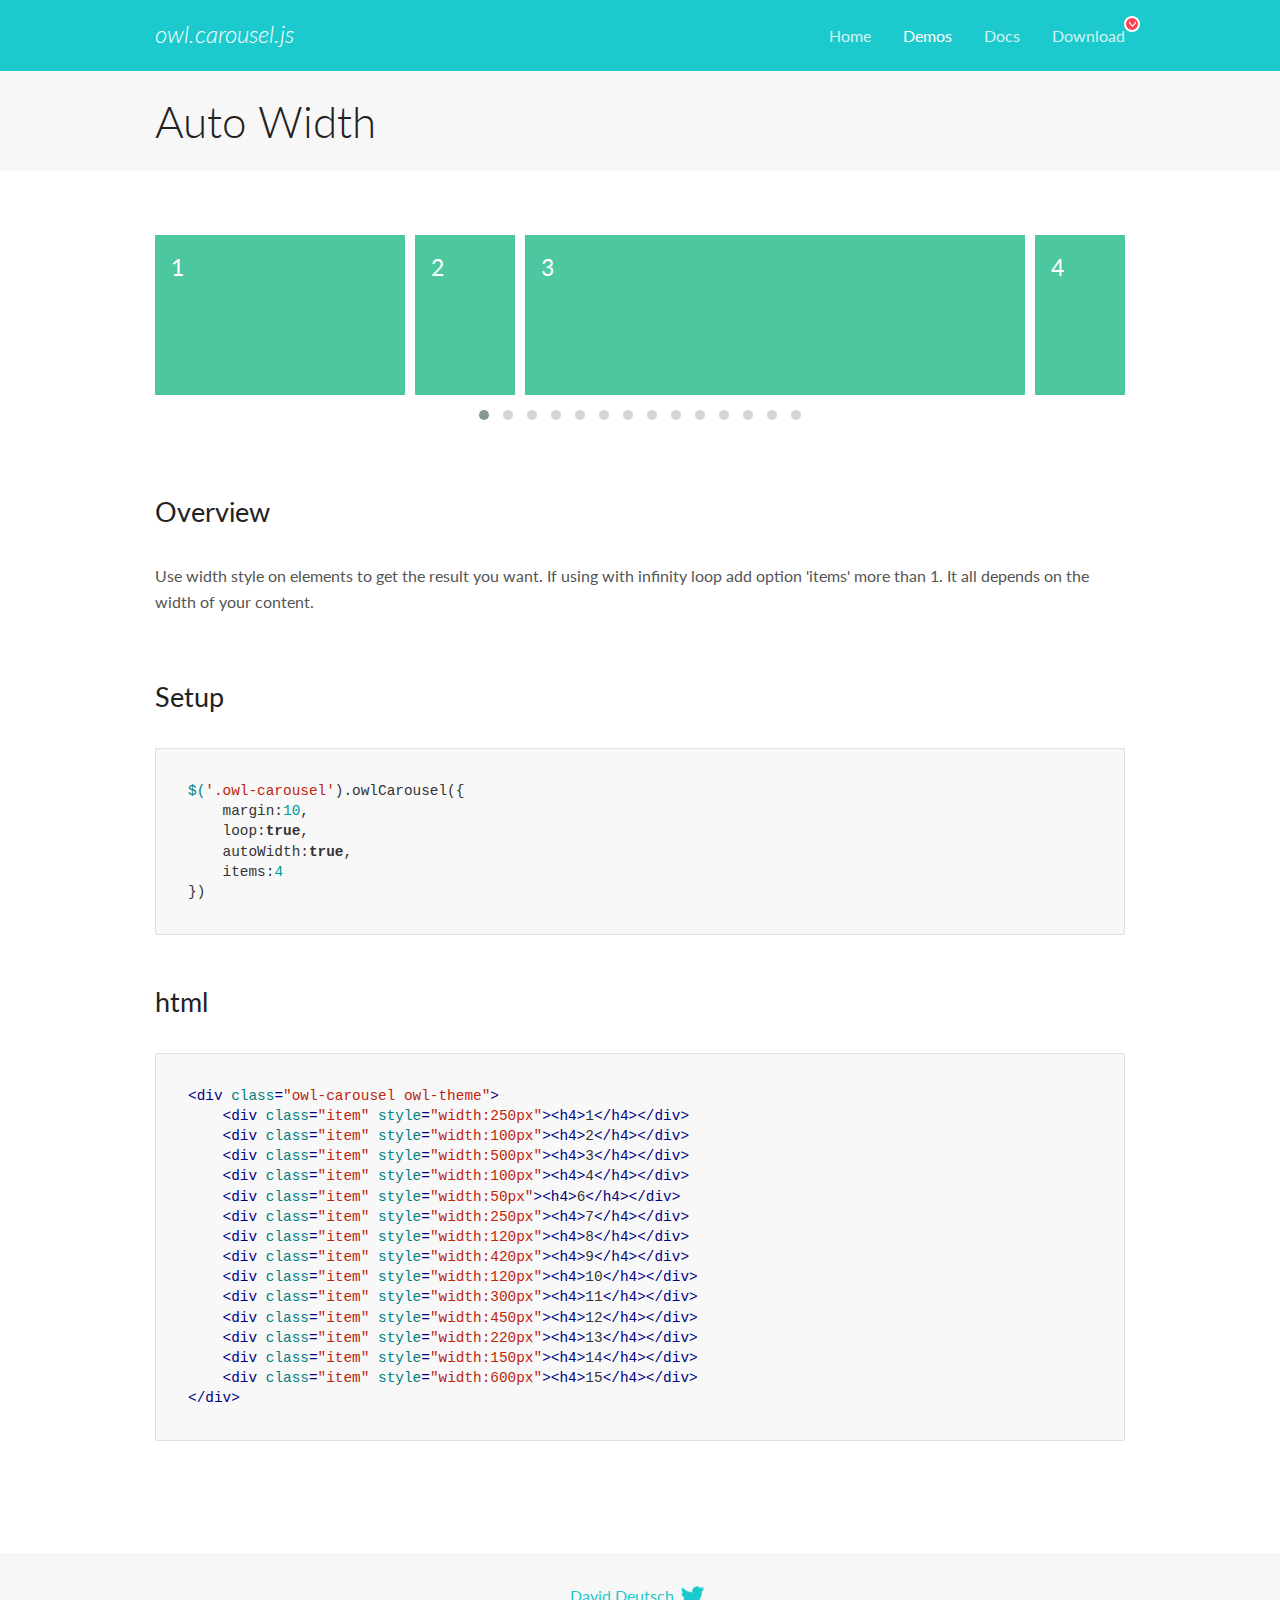
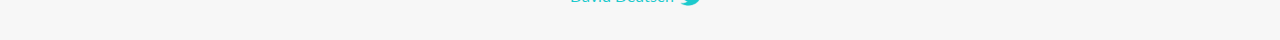
<file: downloard/OwlCarousel2-2.3.4/docs/demos/autowidth.html>
<!DOCTYPE html>
<html lang="en">
  <head>

    <!-- head -->
    <meta charset="utf-8">
    <meta name="msapplication-tap-highlight" content="no" />
    <meta name="viewport" content="width=device-width, initial-scale=1.0" />
    <meta name="description" content="Auto Width">
    <meta name="author" content="David Deutsch">
    <title>
      Auto Width Demo | Owl Carousel | 2.3.4
    </title>

    <!-- Stylesheets -->
    <link href='https://fonts.googleapis.com/css?family=Lato:300,400,700,400italic,300italic' rel='stylesheet' type='text/css'>
    <link rel="stylesheet" href="../assets/css/docs.theme.min.css">

    <!-- Owl Stylesheets -->
    <link rel="stylesheet" href="../assets/owlcarousel/assets/owl.carousel.min.css">
    <link rel="stylesheet" href="../assets/owlcarousel/assets/owl.theme.default.min.css">

    <!-- HTML5 shim and Respond.js IE8 support of HTML5 elements and media queries -->

    <!--[if lt IE 9]>
      <script src="https://oss.maxcdn.com/libs/html5shiv/3.7.0/html5shiv.js"></script>
      <script src="https://oss.maxcdn.com/libs/respond.js/1.3.0/respond.min.js"></script>
    <![endif]-->

    <!-- Favicons -->
    <link rel="apple-touch-icon-precomposed" sizes="144x144" href="../assets/ico/apple-touch-icon-144-precomposed.png">
    <link rel="shortcut icon" href="../assets/ico/favicon.png">
    <link rel="shortcut icon" href="favicon.ico">

    <!-- Yeah i know js should not be in header. Its required for demos.-->

    <!-- javascript -->
    <script src="../assets/vendors/jquery.min.js"></script>
    <script src="../assets/owlcarousel/owl.carousel.js"></script>
  </head>
  <body>

    <!-- header -->
    <header class="header">
      <div class="row">
        <div class="large-12 columns">
          <div class="brand left">
            <h3>
              <a href="/OwlCarousel2/">owl.carousel.js</a> 
            </h3>
          </div>
          <a id="toggle-nav" class="right">
            <span></span> <span></span> <span></span> 
          </a> 
          <div class="nav-bar">
            <ul class="clearfix">
              <li> <a href="/OwlCarousel2/index.html">Home</a>  </li>
              <li class="active">
                <a href="/OwlCarousel2/demos/demos.html">Demos</a> 
              </li>
              <li> <a href="/OwlCarousel2/docs/started-welcome.html">Docs</a>  </li>
              <li>
                <a href="https://github.com/OwlCarousel2/OwlCarousel2/archive/2.3.4.zip">Download</a> 
                <span class="download"></span> 
              </li>
            </ul>
          </div>
        </div>
      </div>
    </header>

    <!-- title -->
    <section class="title">
      <div class="row">
        <div class="large-12 columns">
          <h1>Auto Width</h1>
        </div>
      </div>
    </section>

    <!--  Demos -->
    <section id="demos">
      <div class="row">
        <div class="large-12 columns">
          <div class="owl-carousel owl-theme">
            <div class="item" style="width:250px">
              <h4>1</h4>
            </div>
            <div class="item" style="width:100px">
              <h4>2</h4>
            </div>
            <div class="item" style="width:500px">
              <h4>3</h4>
            </div>
            <div class="item" style="width:100px">
              <h4>4</h4>
            </div>
            <div class="item" style="width:50px">
              <h4>6</h4>
            </div>
            <div class="item" style="width:250px">
              <h4>7</h4>
            </div>
            <div class="item" style="width:120px">
              <h4>8</h4>
            </div>
            <div class="item" style="width:420px">
              <h4>9</h4>
            </div>
            <div class="item" style="width:120px">
              <h4>10</h4>
            </div>
            <div class="item" style="width:300px">
              <h4>11</h4>
            </div>
            <div class="item" style="width:450px">
              <h4>12</h4>
            </div>
            <div class="item" style="width:220px">
              <h4>13</h4>
            </div>
            <div class="item" style="width:150px">
              <h4>14</h4>
            </div>
            <div class="item" style="width:600px">
              <h4>15</h4>
            </div>
          </div>
          <h3 id="overview">Overview</h3>
          <p>Use width style on elements to get the result you want. If using with infinity loop add option &#39;items&#39; more than 1. It all depends on the width of your content.</p>
          <h3 id="setup">Setup</h3>
          <pre><code>$(&#39;.owl-carousel&#39;).owlCarousel({
    margin:10,
    loop:true,
    autoWidth:true,
    items:4
})</code></pre>
          <h3 id="html">html</h3>
          <pre><code>&lt;div class=&quot;owl-carousel owl-theme&quot;&gt;
    &lt;div class=&quot;item&quot; style=&quot;width:250px&quot;&gt;&lt;h4&gt;1&lt;/h4&gt;&lt;/div&gt;
    &lt;div class=&quot;item&quot; style=&quot;width:100px&quot;&gt;&lt;h4&gt;2&lt;/h4&gt;&lt;/div&gt;
    &lt;div class=&quot;item&quot; style=&quot;width:500px&quot;&gt;&lt;h4&gt;3&lt;/h4&gt;&lt;/div&gt;
    &lt;div class=&quot;item&quot; style=&quot;width:100px&quot;&gt;&lt;h4&gt;4&lt;/h4&gt;&lt;/div&gt;
    &lt;div class=&quot;item&quot; style=&quot;width:50px&quot;&gt;&lt;h4&gt;6&lt;/h4&gt;&lt;/div&gt;
    &lt;div class=&quot;item&quot; style=&quot;width:250px&quot;&gt;&lt;h4&gt;7&lt;/h4&gt;&lt;/div&gt;
    &lt;div class=&quot;item&quot; style=&quot;width:120px&quot;&gt;&lt;h4&gt;8&lt;/h4&gt;&lt;/div&gt;
    &lt;div class=&quot;item&quot; style=&quot;width:420px&quot;&gt;&lt;h4&gt;9&lt;/h4&gt;&lt;/div&gt;
    &lt;div class=&quot;item&quot; style=&quot;width:120px&quot;&gt;&lt;h4&gt;10&lt;/h4&gt;&lt;/div&gt;
    &lt;div class=&quot;item&quot; style=&quot;width:300px&quot;&gt;&lt;h4&gt;11&lt;/h4&gt;&lt;/div&gt;
    &lt;div class=&quot;item&quot; style=&quot;width:450px&quot;&gt;&lt;h4&gt;12&lt;/h4&gt;&lt;/div&gt;
    &lt;div class=&quot;item&quot; style=&quot;width:220px&quot;&gt;&lt;h4&gt;13&lt;/h4&gt;&lt;/div&gt;
    &lt;div class=&quot;item&quot; style=&quot;width:150px&quot;&gt;&lt;h4&gt;14&lt;/h4&gt;&lt;/div&gt;
    &lt;div class=&quot;item&quot; style=&quot;width:600px&quot;&gt;&lt;h4&gt;15&lt;/h4&gt;&lt;/div&gt;
&lt;/div&gt;</code></pre>
          <script>
            $(document).ready(function() {
              $('.owl-carousel').owlCarousel({
                margin: 10,
                loop: true,
                autoWidth: true,
                items: 4
              })
            })
          </script>
        </div>
      </div>
    </section>

    <!-- footer -->
    <footer class="footer">
      <div class="row">
        <div class="large-12 columns">
          <h5>
            <a href="/OwlCarousel2/docs/support-contact.html">David Deutsch</a> 
            <a id="custom-tweet-button" href="https://twitter.com/share?url=https://github.com/OwlCarousel2/OwlCarousel2&text=Owl Carousel - This is so awesome! " target="_blank"></a> 
          </h5>
        </div>
      </div>
    </footer>

    <!-- vendors -->
    <script src="../assets/vendors/highlight.js"></script>
    <script src="../assets/js/app.js"></script>
  </body>
</html>
</file>
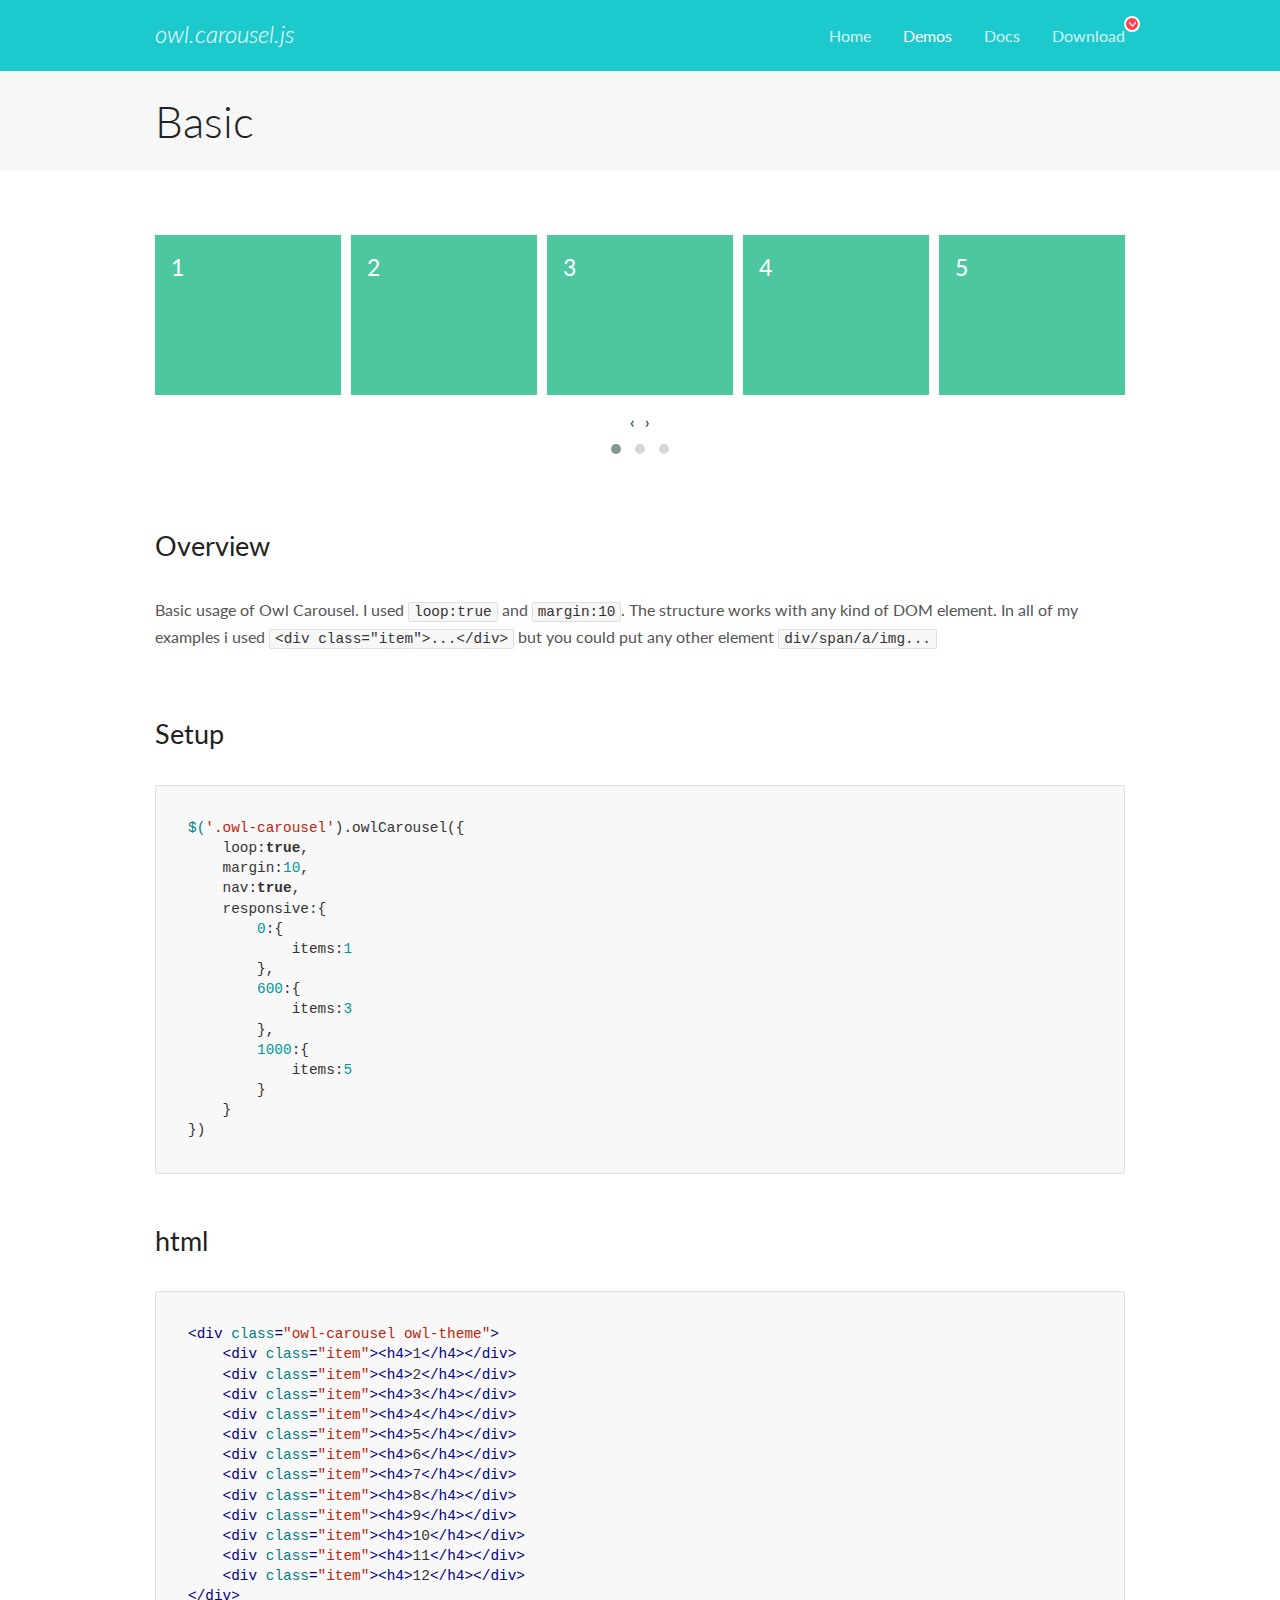
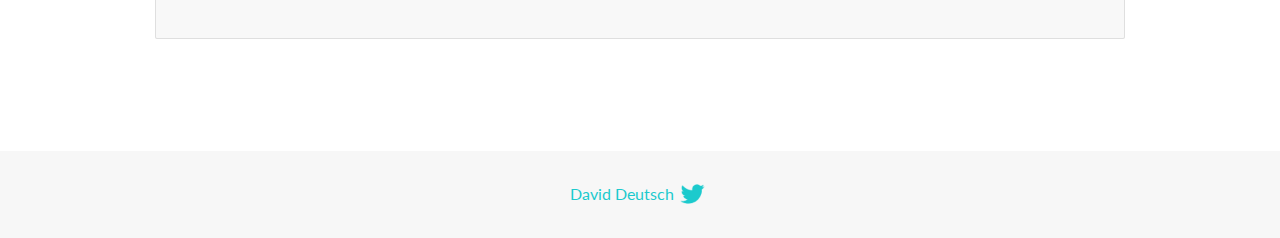
<file: downloard/OwlCarousel2-2.3.4/docs/demos/basic.html>
<!DOCTYPE html>
<html lang="en">
  <head>

    <!-- head -->
    <meta charset="utf-8">
    <meta name="msapplication-tap-highlight" content="no" />
    <meta name="viewport" content="width=device-width, initial-scale=1.0" />
    <meta name="description" content="Basic usage demo">
    <meta name="author" content="David Deutsch">
    <title>
      Basic Demo | Owl Carousel | 2.3.4
    </title>

    <!-- Stylesheets -->
    <link href='https://fonts.googleapis.com/css?family=Lato:300,400,700,400italic,300italic' rel='stylesheet' type='text/css'>
    <link rel="stylesheet" href="../assets/css/docs.theme.min.css">

    <!-- Owl Stylesheets -->
    <link rel="stylesheet" href="../assets/owlcarousel/assets/owl.carousel.min.css">
    <link rel="stylesheet" href="../assets/owlcarousel/assets/owl.theme.default.min.css">

    <!-- HTML5 shim and Respond.js IE8 support of HTML5 elements and media queries -->

    <!--[if lt IE 9]>
      <script src="https://oss.maxcdn.com/libs/html5shiv/3.7.0/html5shiv.js"></script>
      <script src="https://oss.maxcdn.com/libs/respond.js/1.3.0/respond.min.js"></script>
    <![endif]-->

    <!-- Favicons -->
    <link rel="apple-touch-icon-precomposed" sizes="144x144" href="../assets/ico/apple-touch-icon-144-precomposed.png">
    <link rel="shortcut icon" href="../assets/ico/favicon.png">
    <link rel="shortcut icon" href="favicon.ico">

    <!-- Yeah i know js should not be in header. Its required for demos.-->

    <!-- javascript -->
    <script src="../assets/vendors/jquery.min.js"></script>
    <script src="../assets/owlcarousel/owl.carousel.js"></script>
  </head>
  <body>

    <!-- header -->
    <header class="header">
      <div class="row">
        <div class="large-12 columns">
          <div class="brand left">
            <h3>
              <a href="/OwlCarousel2/">owl.carousel.js</a> 
            </h3>
          </div>
          <a id="toggle-nav" class="right">
            <span></span> <span></span> <span></span> 
          </a> 
          <div class="nav-bar">
            <ul class="clearfix">
              <li> <a href="/OwlCarousel2/index.html">Home</a>  </li>
              <li class="active">
                <a href="/OwlCarousel2/demos/demos.html">Demos</a> 
              </li>
              <li> <a href="/OwlCarousel2/docs/started-welcome.html">Docs</a>  </li>
              <li>
                <a href="https://github.com/OwlCarousel2/OwlCarousel2/archive/2.3.4.zip">Download</a> 
                <span class="download"></span> 
              </li>
            </ul>
          </div>
        </div>
      </div>
    </header>

    <!-- title -->
    <section class="title">
      <div class="row">
        <div class="large-12 columns">
          <h1>Basic</h1>
        </div>
      </div>
    </section>

    <!--  Demos -->
    <section id="demos">
      <div class="row">
        <div class="large-12 columns">
          <div class="owl-carousel owl-theme">
            <div class="item">
              <h4>1</h4>
            </div>
            <div class="item">
              <h4>2</h4>
            </div>
            <div class="item">
              <h4>3</h4>
            </div>
            <div class="item">
              <h4>4</h4>
            </div>
            <div class="item">
              <h4>5</h4>
            </div>
            <div class="item">
              <h4>6</h4>
            </div>
            <div class="item">
              <h4>7</h4>
            </div>
            <div class="item">
              <h4>8</h4>
            </div>
            <div class="item">
              <h4>9</h4>
            </div>
            <div class="item">
              <h4>10</h4>
            </div>
            <div class="item">
              <h4>11</h4>
            </div>
            <div class="item">
              <h4>12</h4>
            </div>
          </div>
          <h3 id="overview">Overview</h3>
          <p>Basic usage of Owl Carousel. I used <code>loop:true</code> and <code>margin:10</code>. The structure works with any kind of DOM element. In all of my examples i used <code>&lt;div class=&quot;item&quot;&gt;...&lt;/div&gt;</code> but you could
            put any other element <code>div/span/a/img...</code></p>
          <h3 id="setup">Setup</h3>
          <pre><code>$(&#39;.owl-carousel&#39;).owlCarousel({
    loop:true,
    margin:10,
    nav:true,
    responsive:{
        0:{
            items:1
        },
        600:{
            items:3
        },
        1000:{
            items:5
        }
    }
})</code></pre>
          <h3 id="html">html</h3>
          <pre><code>&lt;div class=&quot;owl-carousel owl-theme&quot;&gt;
    &lt;div class=&quot;item&quot;&gt;&lt;h4&gt;1&lt;/h4&gt;&lt;/div&gt;
    &lt;div class=&quot;item&quot;&gt;&lt;h4&gt;2&lt;/h4&gt;&lt;/div&gt;
    &lt;div class=&quot;item&quot;&gt;&lt;h4&gt;3&lt;/h4&gt;&lt;/div&gt;
    &lt;div class=&quot;item&quot;&gt;&lt;h4&gt;4&lt;/h4&gt;&lt;/div&gt;
    &lt;div class=&quot;item&quot;&gt;&lt;h4&gt;5&lt;/h4&gt;&lt;/div&gt;
    &lt;div class=&quot;item&quot;&gt;&lt;h4&gt;6&lt;/h4&gt;&lt;/div&gt;
    &lt;div class=&quot;item&quot;&gt;&lt;h4&gt;7&lt;/h4&gt;&lt;/div&gt;
    &lt;div class=&quot;item&quot;&gt;&lt;h4&gt;8&lt;/h4&gt;&lt;/div&gt;
    &lt;div class=&quot;item&quot;&gt;&lt;h4&gt;9&lt;/h4&gt;&lt;/div&gt;
    &lt;div class=&quot;item&quot;&gt;&lt;h4&gt;10&lt;/h4&gt;&lt;/div&gt;
    &lt;div class=&quot;item&quot;&gt;&lt;h4&gt;11&lt;/h4&gt;&lt;/div&gt;
    &lt;div class=&quot;item&quot;&gt;&lt;h4&gt;12&lt;/h4&gt;&lt;/div&gt;
&lt;/div&gt;</code></pre>
          <script>
            $(document).ready(function() {
              var owl = $('.owl-carousel');
              owl.owlCarousel({
                margin: 10,
                nav: true,
                loop: true,
                responsive: {
                  0: {
                    items: 1
                  },
                  600: {
                    items: 3
                  },
                  1000: {
                    items: 5
                  }
                }
              })
            })
          </script>
        </div>
      </div>
    </section>

    <!-- footer -->
    <footer class="footer">
      <div class="row">
        <div class="large-12 columns">
          <h5>
            <a href="/OwlCarousel2/docs/support-contact.html">David Deutsch</a> 
            <a id="custom-tweet-button" href="https://twitter.com/share?url=https://github.com/OwlCarousel2/OwlCarousel2&text=Owl Carousel - This is so awesome! " target="_blank"></a> 
          </h5>
        </div>
      </div>
    </footer>

    <!-- vendors -->
    <script src="../assets/vendors/highlight.js"></script>
    <script src="../assets/js/app.js"></script>
  </body>
</html>
</file>
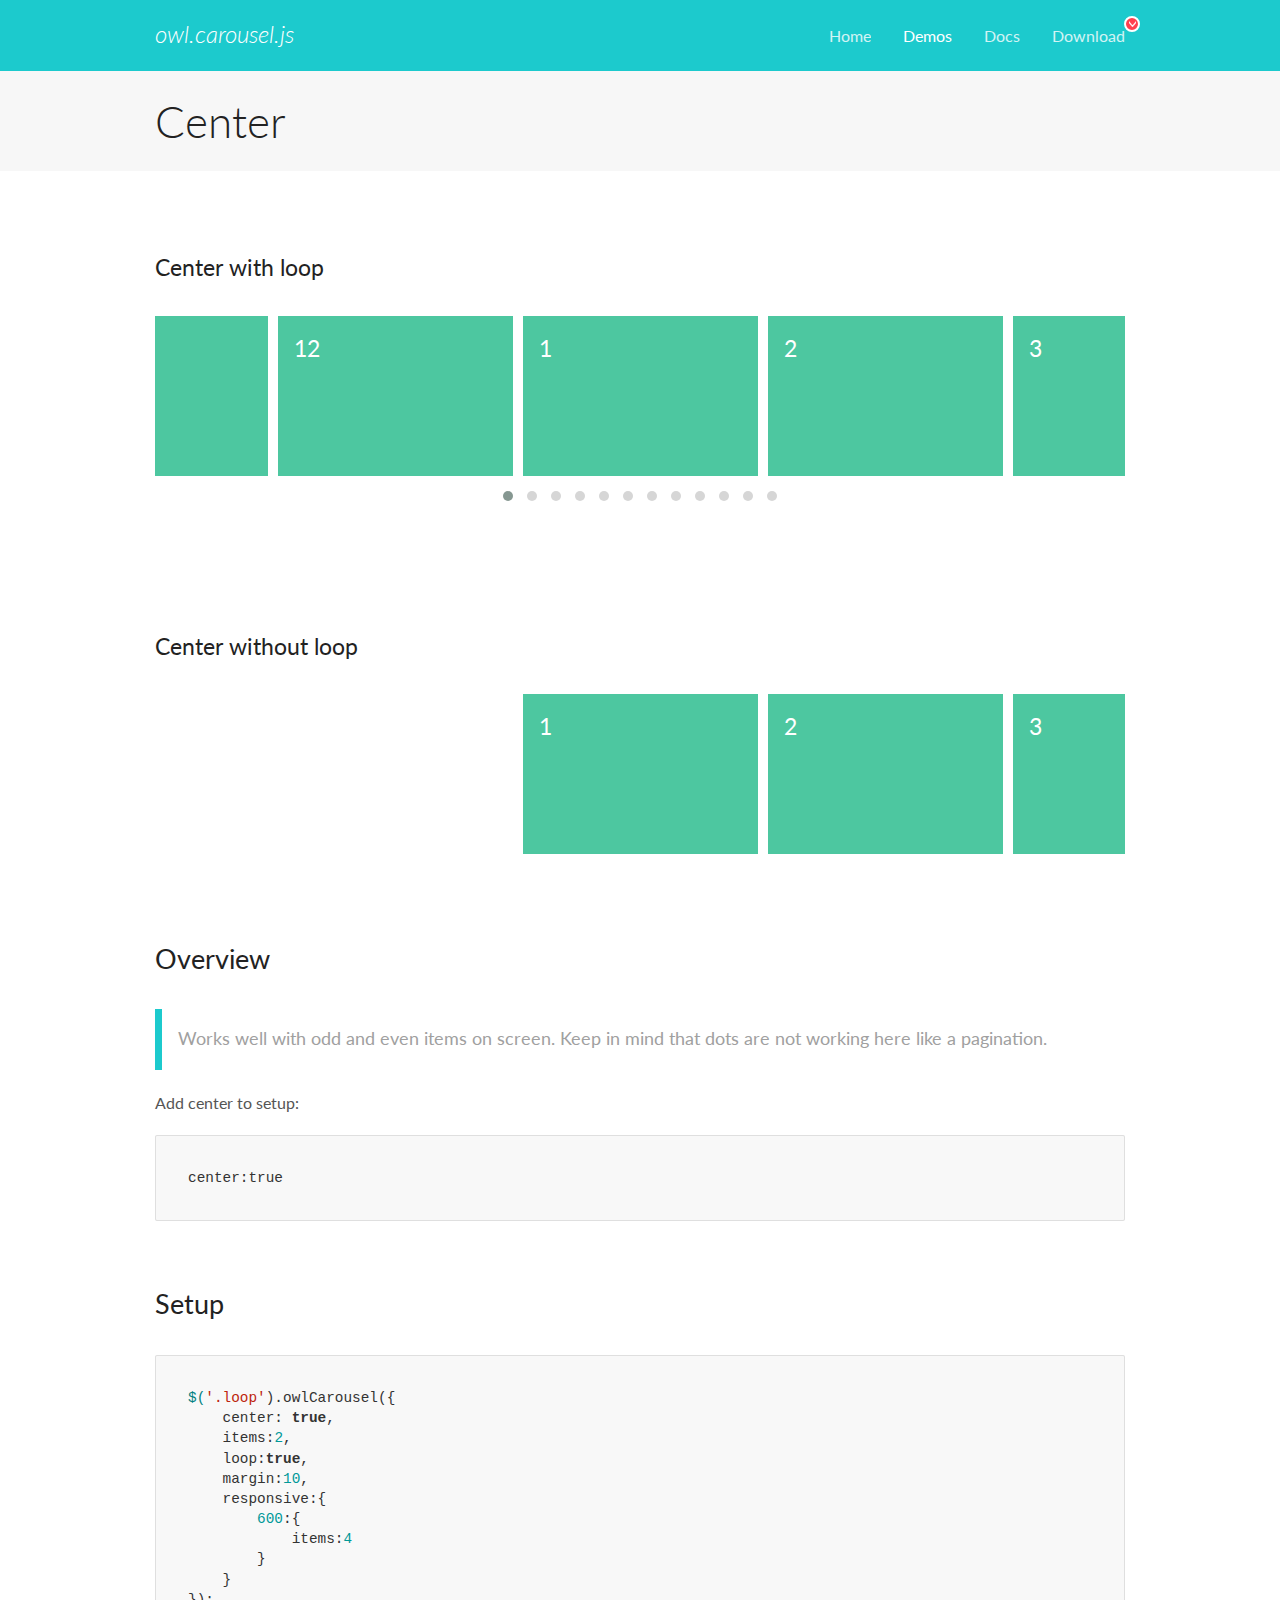
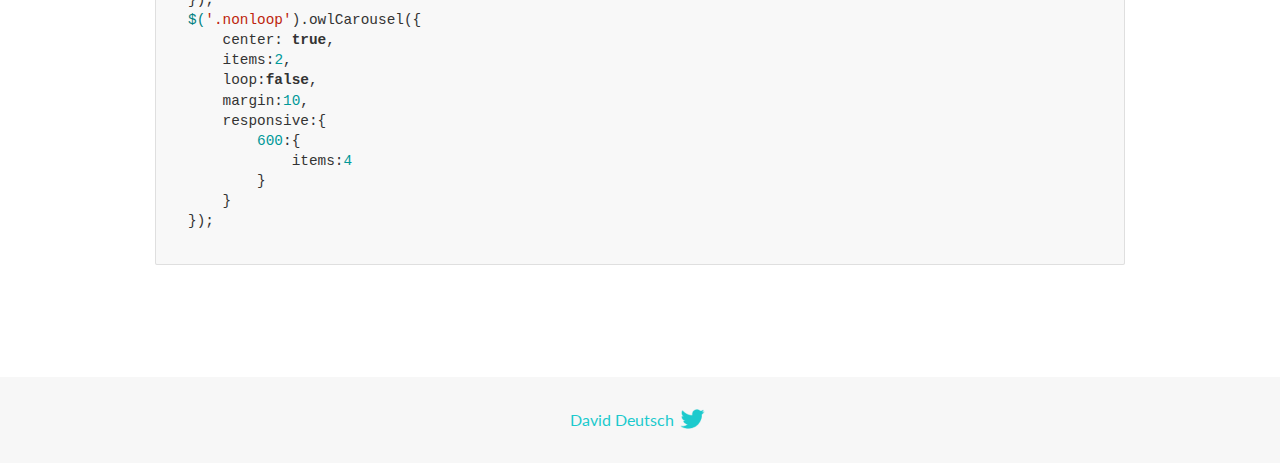
<file: downloard/OwlCarousel2-2.3.4/docs/demos/center.html>
<!DOCTYPE html>
<html lang="en">
  <head>

    <!-- head -->
    <meta charset="utf-8">
    <meta name="msapplication-tap-highlight" content="no" />
    <meta name="viewport" content="width=device-width, initial-scale=1.0" />
    <meta name="description" content="Center carousel">
    <meta name="author" content="David Deutsch">
    <title>
      Center Demo | Owl Carousel | 2.3.4
    </title>

    <!-- Stylesheets -->
    <link href='https://fonts.googleapis.com/css?family=Lato:300,400,700,400italic,300italic' rel='stylesheet' type='text/css'>
    <link rel="stylesheet" href="../assets/css/docs.theme.min.css">

    <!-- Owl Stylesheets -->
    <link rel="stylesheet" href="../assets/owlcarousel/assets/owl.carousel.min.css">
    <link rel="stylesheet" href="../assets/owlcarousel/assets/owl.theme.default.min.css">

    <!-- HTML5 shim and Respond.js IE8 support of HTML5 elements and media queries -->

    <!--[if lt IE 9]>
      <script src="https://oss.maxcdn.com/libs/html5shiv/3.7.0/html5shiv.js"></script>
      <script src="https://oss.maxcdn.com/libs/respond.js/1.3.0/respond.min.js"></script>
    <![endif]-->

    <!-- Favicons -->
    <link rel="apple-touch-icon-precomposed" sizes="144x144" href="../assets/ico/apple-touch-icon-144-precomposed.png">
    <link rel="shortcut icon" href="../assets/ico/favicon.png">
    <link rel="shortcut icon" href="favicon.ico">

    <!-- Yeah i know js should not be in header. Its required for demos.-->

    <!-- javascript -->
    <script src="../assets/vendors/jquery.min.js"></script>
    <script src="../assets/owlcarousel/owl.carousel.js"></script>
  </head>
  <body>

    <!-- header -->
    <header class="header">
      <div class="row">
        <div class="large-12 columns">
          <div class="brand left">
            <h3>
              <a href="/OwlCarousel2/">owl.carousel.js</a> 
            </h3>
          </div>
          <a id="toggle-nav" class="right">
            <span></span> <span></span> <span></span> 
          </a> 
          <div class="nav-bar">
            <ul class="clearfix">
              <li> <a href="/OwlCarousel2/index.html">Home</a>  </li>
              <li class="active">
                <a href="/OwlCarousel2/demos/demos.html">Demos</a> 
              </li>
              <li> <a href="/OwlCarousel2/docs/started-welcome.html">Docs</a>  </li>
              <li>
                <a href="https://github.com/OwlCarousel2/OwlCarousel2/archive/2.3.4.zip">Download</a> 
                <span class="download"></span> 
              </li>
            </ul>
          </div>
        </div>
      </div>
    </header>

    <!-- title -->
    <section class="title">
      <div class="row">
        <div class="large-12 columns">
          <h1>Center</h1>
        </div>
      </div>
    </section>

    <!--  Demos -->
    <section id="demos">
      <div class="row">
        <div class="large-12 columns">
          <h4 id="center-with-loop">Center with loop</h4>
          <div class="loop owl-carousel owl-theme">
            <div class="item">
              <h4>1</h4>
            </div>
            <div class="item">
              <h4>2</h4>
            </div>
            <div class="item">
              <h4>3</h4>
            </div>
            <div class="item">
              <h4>4</h4>
            </div>
            <div class="item">
              <h4>5</h4>
            </div>
            <div class="item">
              <h4>6</h4>
            </div>
            <div class="item">
              <h4>7</h4>
            </div>
            <div class="item">
              <h4>8</h4>
            </div>
            <div class="item">
              <h4>9</h4>
            </div>
            <div class="item">
              <h4>10</h4>
            </div>
            <div class="item">
              <h4>11</h4>
            </div>
            <div class="item">
              <h4>12</h4>
            </div>
          </div>
          <br>
          <h4 id="center-without-loop">Center without loop</h4>
          <div class="nonloop owl-carousel">
            <div class="item">
              <h4>1</h4>
            </div>
            <div class="item">
              <h4>2</h4>
            </div>
            <div class="item">
              <h4>3</h4>
            </div>
            <div class="item">
              <h4>4</h4>
            </div>
            <div class="item">
              <h4>5</h4>
            </div>
            <div class="item">
              <h4>6</h4>
            </div>
            <div class="item">
              <h4>7</h4>
            </div>
            <div class="item">
              <h4>8</h4>
            </div>
            <div class="item">
              <h4>9</h4>
            </div>
            <div class="item">
              <h4>10</h4>
            </div>
            <div class="item">
              <h4>11</h4>
            </div>
            <div class="item">
              <h4>12</h4>
            </div>
          </div>
          <h3 id="overview">Overview</h3>
          <blockquote>
            <p>Works well with odd and even items on screen. Keep in mind that dots are not working here like a pagination.</p>
          </blockquote>
          <p>Add center to setup:</p>
          <pre><code>center:true</code></pre>
          <h3 id="setup">Setup</h3>
          <pre><code>$(&#39;.loop&#39;).owlCarousel({
    center: true,
    items:2,
    loop:true,
    margin:10,
    responsive:{
        600:{
            items:4
        }
    }
});
$(&#39;.nonloop&#39;).owlCarousel({
    center: true,
    items:2,
    loop:false,
    margin:10,
    responsive:{
        600:{
            items:4
        }
    }
});</code></pre>
          <script>
            jQuery(document).ready(function($) {
              $('.loop').owlCarousel({
                center: true,
                items: 2,
                loop: true,
                margin: 10,
                responsive: {
                  600: {
                    items: 4
                  }
                }
              });
              $('.nonloop').owlCarousel({
                center: true,
                items: 2,
                loop: false,
                margin: 10,
                responsive: {
                  600: {
                    items: 4
                  }
                }
              });
            });
          </script>
        </div>
      </div>
    </section>

    <!-- footer -->
    <footer class="footer">
      <div class="row">
        <div class="large-12 columns">
          <h5>
            <a href="/OwlCarousel2/docs/support-contact.html">David Deutsch</a> 
            <a id="custom-tweet-button" href="https://twitter.com/share?url=https://github.com/OwlCarousel2/OwlCarousel2&text=Owl Carousel - This is so awesome! " target="_blank"></a> 
          </h5>
        </div>
      </div>
    </footer>

    <!-- vendors -->
    <script src="../assets/vendors/highlight.js"></script>
    <script src="../assets/js/app.js"></script>
  </body>
</html>
</file>
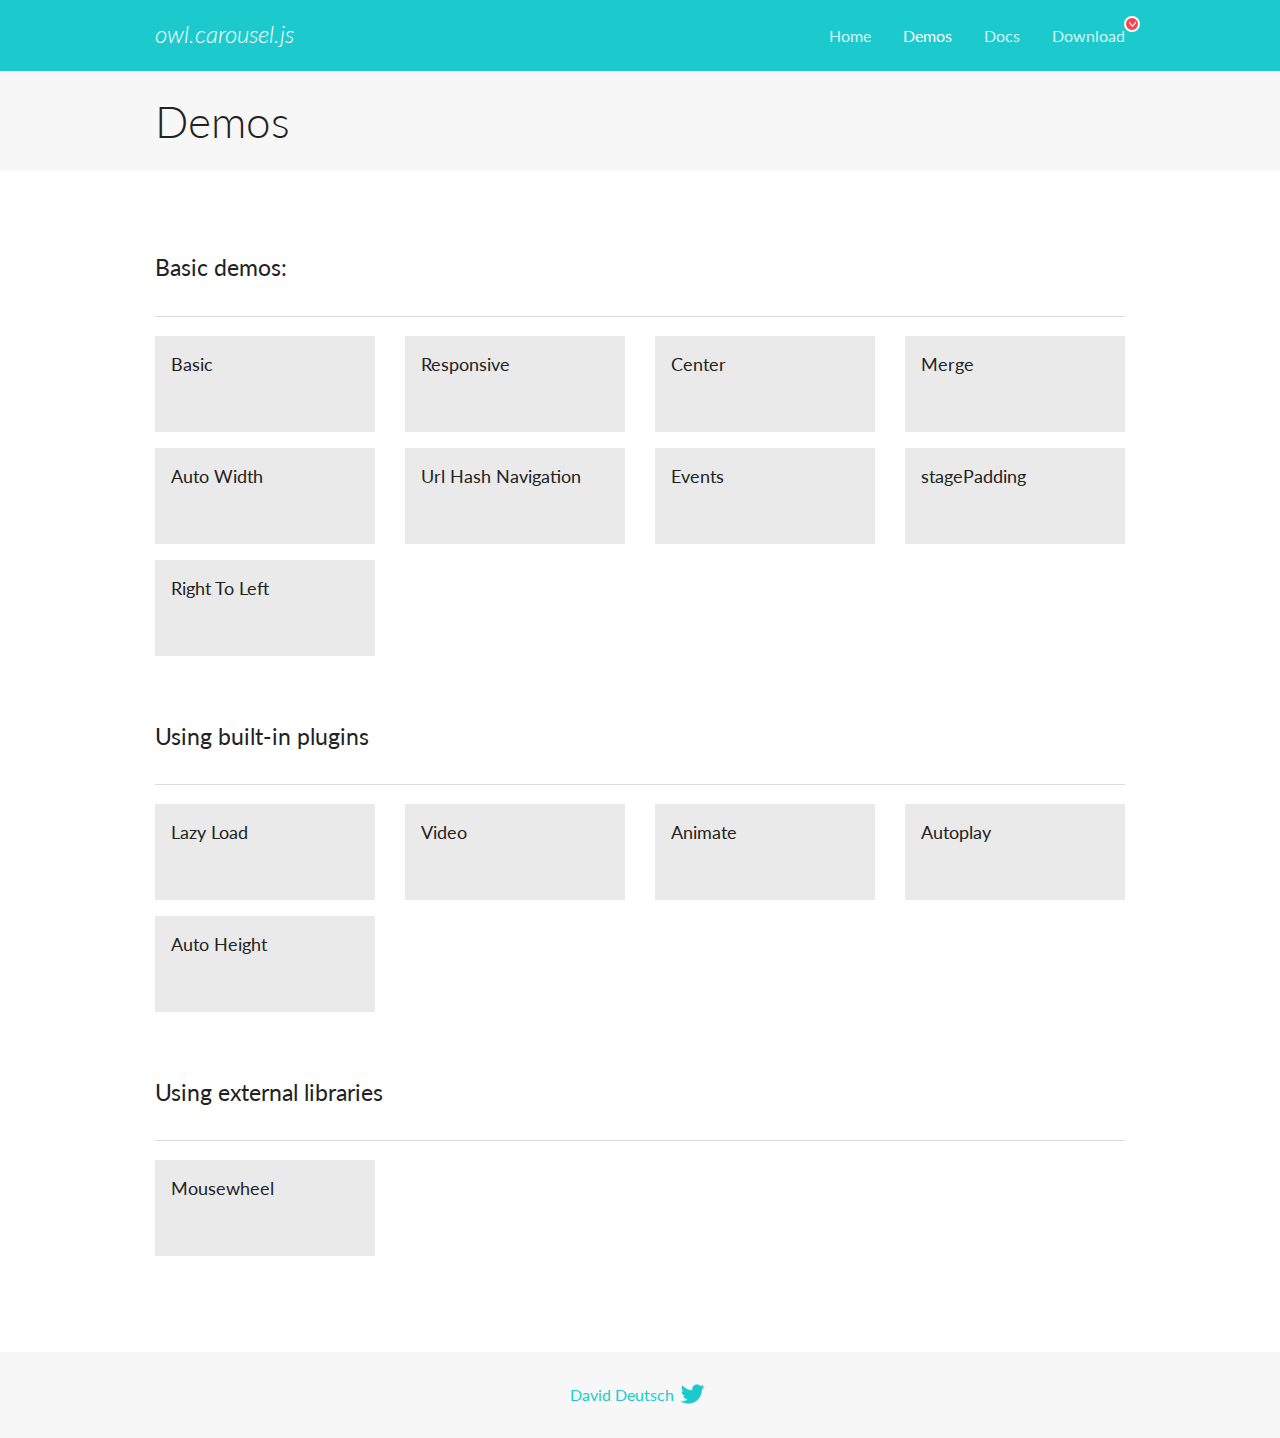
<file: downloard/OwlCarousel2-2.3.4/docs/demos/demos.html>
<!DOCTYPE html>
<html lang="en">
  <head>

    <!-- head -->
    <meta charset="utf-8">
    <meta name="msapplication-tap-highlight" content="no" />
    <meta name="viewport" content="width=device-width, initial-scale=1.0" />
    <meta name="description" content="A list of Owl Carousel examples.">
    <meta name="author" content="David Deutsch">
    <title>
      Demos | Owl Carousel | 2.3.4
    </title>

    <!-- Stylesheets -->
    <link href='https://fonts.googleapis.com/css?family=Lato:300,400,700,400italic,300italic' rel='stylesheet' type='text/css'>
    <link rel="stylesheet" href="../assets/css/docs.theme.min.css">

    <!-- Owl Stylesheets -->
    <link rel="stylesheet" href="../assets/owlcarousel/assets/owl.carousel.min.css">
    <link rel="stylesheet" href="../assets/owlcarousel/assets/owl.theme.default.min.css">

    <!-- HTML5 shim and Respond.js IE8 support of HTML5 elements and media queries -->

    <!--[if lt IE 9]>
      <script src="https://oss.maxcdn.com/libs/html5shiv/3.7.0/html5shiv.js"></script>
      <script src="https://oss.maxcdn.com/libs/respond.js/1.3.0/respond.min.js"></script>
    <![endif]-->

    <!-- Favicons -->
    <link rel="apple-touch-icon-precomposed" sizes="144x144" href="../assets/ico/apple-touch-icon-144-precomposed.png">
    <link rel="shortcut icon" href="../assets/ico/favicon.png">
    <link rel="shortcut icon" href="favicon.ico">

    <!-- Yeah i know js should not be in header. Its required for demos.-->

    <!-- javascript -->
    <script src="../assets/vendors/jquery.min.js"></script>
    <script src="../assets/owlcarousel/owl.carousel.js"></script>
  </head>
  <body>

    <!-- header -->
    <header class="header">
      <div class="row">
        <div class="large-12 columns">
          <div class="brand left">
            <h3>
              <a href="/OwlCarousel2/">owl.carousel.js</a> 
            </h3>
          </div>
          <a id="toggle-nav" class="right">
            <span></span> <span></span> <span></span> 
          </a> 
          <div class="nav-bar">
            <ul class="clearfix">
              <li> <a href="/OwlCarousel2/index.html">Home</a>  </li>
              <li class="active">
                <a href="/OwlCarousel2/demos/demos.html">Demos</a> 
              </li>
              <li> <a href="/OwlCarousel2/docs/started-welcome.html">Docs</a>  </li>
              <li>
                <a href="https://github.com/OwlCarousel2/OwlCarousel2/archive/2.3.4.zip">Download</a> 
                <span class="download"></span> 
              </li>
            </ul>
          </div>
        </div>
      </div>
    </header>

    <!-- title -->
    <section class="title">
      <div class="row">
        <div class="large-12 columns">
          <h1>Demos</h1>
        </div>
      </div>
    </section>

    <!--  Demos -->
    <section id="demos">
      <div class="row">
        <div class="large-12 columns">
          <h4 id="basic-demos-">Basic demos:</h4>
          <hr>
          <div class="demo-list">
            <div class="row">
              <div class="small-6 medium-4 large-3 columns">
                <a href="basic.html" class="demo-block">
                  <h5>Basic </h5>
                </a> 
              </div>
              <div class="small-6 medium-4 large-3 columns">
                <a href="responsive.html" class="demo-block">
                  <h5>Responsive </h5>
                </a> 
              </div>
              <div class="small-6 medium-4 large-3 columns">
                <a href="center.html" class="demo-block">
                  <h5>Center </h5>
                </a> 
              </div>
              <div class="small-6 medium-4 large-3 columns">
                <a href="merge.html" class="demo-block">
                  <h5>Merge </h5>
                </a> 
              </div>
              <div class="small-6 medium-4 large-3 columns">
                <a href="autowidth.html" class="demo-block">
                  <h5>Auto Width </h5>
                </a> 
              </div>
              <div class="small-6 medium-4 large-3 columns">
                <a href="urlhashnav.html" class="demo-block">
                  <h5>Url Hash Navigation </h5>
                </a> 
              </div>
              <div class="small-6 medium-4 large-3 columns">
                <a href="events.html" class="demo-block">
                  <h5>Events </h5>
                </a> 
              </div>
              <div class="small-6 medium-4 large-3 columns">
                <a href="stagepadding.html" class="demo-block">
                  <h5>stagePadding </h5>
                </a> 
              </div>
              <div class="small-6 medium-4 large-3 columns">
                <a href="rtl.html" class="demo-block">
                  <h5>Right To Left </h5>
                </a> 
              </div>
            </div>
          </div>
          <h4 id="using-built-in-plugins">Using built-in plugins</h4>
          <hr>
          <div class="demo-list">
            <div class="row">
              <div class="small-6 medium-4 large-3 columns">
                <a href="lazyLoad.html" class="demo-block">
                  <h5>Lazy Load </h5>
                </a> 
              </div>
              <div class="small-6 medium-4 large-3 columns">
                <a href="video.html" class="demo-block">
                  <h5>Video </h5>
                </a> 
              </div>
              <div class="small-6 medium-4 large-3 columns">
                <a href="animate.html" class="demo-block">
                  <h5>Animate </h5>
                </a> 
              </div>
              <div class="small-6 medium-4 large-3 columns">
                <a href="autoplay.html" class="demo-block">
                  <h5>Autoplay </h5>
                </a> 
              </div>
              <div class="small-6 medium-4 large-3 columns">
                <a href="autoheight.html" class="demo-block">
                  <h5>Auto Height </h5>
                </a> 
              </div>
            </div>
          </div>
          <h4 id="using-external-libraries">Using external libraries</h4>
          <hr>
          <div class="demo-list">
            <div class="row">
              <div class="small-6 medium-4 large-3 columns">
                <a href="mousewheel.html" class="demo-block">
                  <h5>Mousewheel </h5>
                </a> 
              </div>
            </div>
          </div>
        </div>
      </div>
    </section>

    <!-- footer -->
    <footer class="footer">
      <div class="row">
        <div class="large-12 columns">
          <h5>
            <a href="/OwlCarousel2/docs/support-contact.html">David Deutsch</a> 
            <a id="custom-tweet-button" href="https://twitter.com/share?url=https://github.com/OwlCarousel2/OwlCarousel2&text=Owl Carousel - This is so awesome! " target="_blank"></a> 
          </h5>
        </div>
      </div>
    </footer>

    <!-- vendors -->
    <script src="../assets/vendors/highlight.js"></script>
    <script src="../assets/js/app.js"></script>
  </body>
</html>
</file>
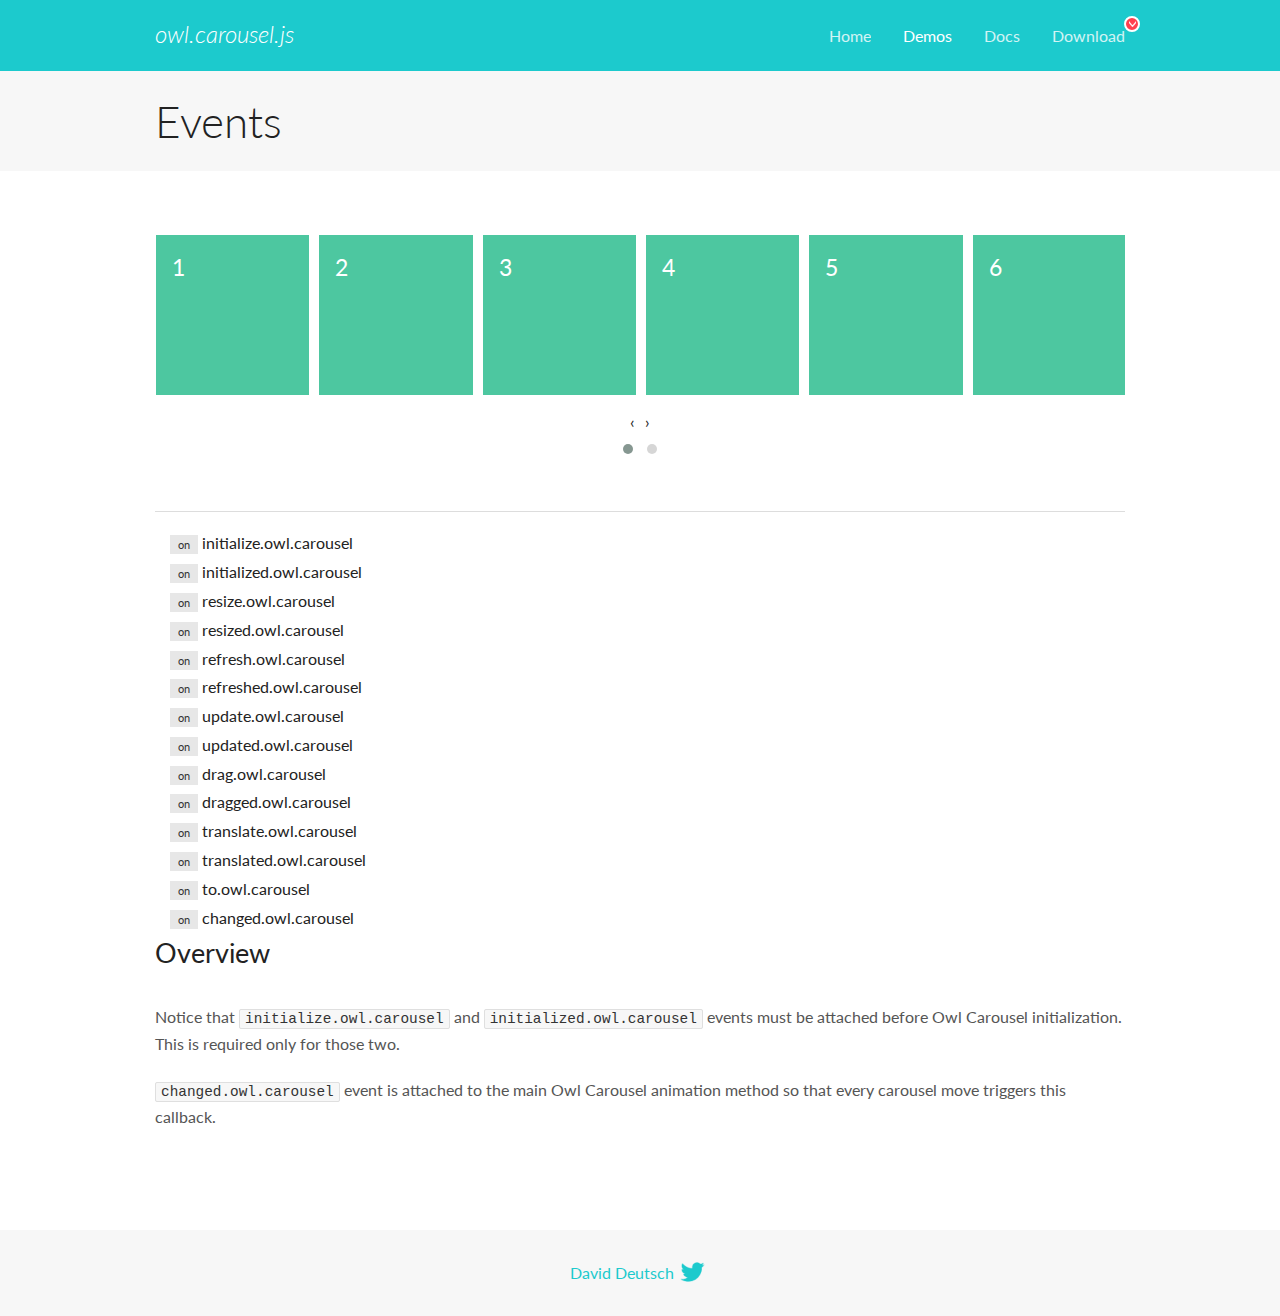
<file: downloard/OwlCarousel2-2.3.4/docs/demos/events.html>
<!DOCTYPE html>
<html lang="en">
  <head>

    <!-- head -->
    <meta charset="utf-8">
    <meta name="msapplication-tap-highlight" content="no" />
    <meta name="viewport" content="width=device-width, initial-scale=1.0" />
    <meta name="description" content="Events usage demo">
    <meta name="author" content="David Deutsch">
    <title>
      Events Demo | Owl Carousel | 2.3.4
    </title>

    <!-- Stylesheets -->
    <link href='https://fonts.googleapis.com/css?family=Lato:300,400,700,400italic,300italic' rel='stylesheet' type='text/css'>
    <link rel="stylesheet" href="../assets/css/docs.theme.min.css">

    <!-- Owl Stylesheets -->
    <link rel="stylesheet" href="../assets/owlcarousel/assets/owl.carousel.min.css">
    <link rel="stylesheet" href="../assets/owlcarousel/assets/owl.theme.default.min.css">

    <!-- HTML5 shim and Respond.js IE8 support of HTML5 elements and media queries -->

    <!--[if lt IE 9]>
      <script src="https://oss.maxcdn.com/libs/html5shiv/3.7.0/html5shiv.js"></script>
      <script src="https://oss.maxcdn.com/libs/respond.js/1.3.0/respond.min.js"></script>
    <![endif]-->

    <!-- Favicons -->
    <link rel="apple-touch-icon-precomposed" sizes="144x144" href="../assets/ico/apple-touch-icon-144-precomposed.png">
    <link rel="shortcut icon" href="../assets/ico/favicon.png">
    <link rel="shortcut icon" href="favicon.ico">

    <!-- Yeah i know js should not be in header. Its required for demos.-->

    <!-- javascript -->
    <script src="../assets/vendors/jquery.min.js"></script>
    <script src="../assets/owlcarousel/owl.carousel.js"></script>
  </head>
  <body>

    <!-- header -->
    <header class="header">
      <div class="row">
        <div class="large-12 columns">
          <div class="brand left">
            <h3>
              <a href="/OwlCarousel2/">owl.carousel.js</a> 
            </h3>
          </div>
          <a id="toggle-nav" class="right">
            <span></span> <span></span> <span></span> 
          </a> 
          <div class="nav-bar">
            <ul class="clearfix">
              <li> <a href="/OwlCarousel2/index.html">Home</a>  </li>
              <li class="active">
                <a href="/OwlCarousel2/demos/demos.html">Demos</a> 
              </li>
              <li> <a href="/OwlCarousel2/docs/started-welcome.html">Docs</a>  </li>
              <li>
                <a href="https://github.com/OwlCarousel2/OwlCarousel2/archive/2.3.4.zip">Download</a> 
                <span class="download"></span> 
              </li>
            </ul>
          </div>
        </div>
      </div>
    </header>

    <!-- title -->
    <section class="title">
      <div class="row">
        <div class="large-12 columns">
          <h1>Events</h1>
        </div>
      </div>
    </section>

    <!--  Demos -->
    <section id="demos">
      <div class="row">
        <div class="large-12 columns">
          <div class="owl-carousel owl-theme">
            <div class="item">
              <h4>1</h4>
            </div>
            <div class="item">
              <h4>2</h4>
            </div>
            <div class="item">
              <h4>3</h4>
            </div>
            <div class="item">
              <h4>4</h4>
            </div>
            <div class="item">
              <h4>5</h4>
            </div>
            <div class="item">
              <h4>6</h4>
            </div>
            <div class="item">
              <h4>7</h4>
            </div>
            <div class="item">
              <h4>8</h4>
            </div>
            <div class="item">
              <h4>9</h4>
            </div>
            <div class="item">
              <h4>10</h4>
            </div>
            <div class="item">
              <h4>11</h4>
            </div>
            <div class="item">
              <h4>12</h4>
            </div>
          </div>
          <hr>
          <div class="large-12 columns callbacks">
            <div><span class="label secondary initialize">on</span>  initialize.owl.carousel </div>
            <div><span class="label secondary initialized">on</span>  initialized.owl.carousel </div>
            <div><span class="label secondary resize">on</span>  resize.owl.carousel </div>
            <div><span class="label secondary resized">on</span>  resized.owl.carousel </div>
            <div><span class="label secondary refresh">on</span>  refresh.owl.carousel </div>
            <div><span class="label secondary refreshed">on</span>  refreshed.owl.carousel </div>
            <div><span class="label secondary update">on</span>  update.owl.carousel </div>
            <div><span class="label secondary updated">on</span>  updated.owl.carousel </div>
            <div><span class="label secondary drag">on</span>  drag.owl.carousel </div>
            <div><span class="label secondary dragged">on</span>  dragged.owl.carousel </div>
            <div><span class="label secondary translate">on</span>  translate.owl.carousel </div>
            <div><span class="label secondary translated">on</span>  translated.owl.carousel </div>
            <div><span class="label secondary to">on</span>  to.owl.carousel </div>
            <div><span class="label secondary changed">on</span>  changed.owl.carousel </div>
          </div>
          <h3 id="overview">Overview</h3>
          <p>Notice that <code>initialize.owl.carousel</code> and <code>initialized.owl.carousel</code> events must be attached before Owl Carousel initialization. This is required only for those two.</p>
          <p><code>changed.owl.carousel</code> event is attached to the main Owl Carousel animation method so that every carousel move triggers this callback.</p>
          <script>
            jQuery(document).ready(function($) {
              var owl = $('.owl-carousel');
              owl.on('initialize.owl.carousel initialized.owl.carousel ' +
                'initialize.owl.carousel initialize.owl.carousel ' +
                'resize.owl.carousel resized.owl.carousel ' +
                'refresh.owl.carousel refreshed.owl.carousel ' +
                'update.owl.carousel updated.owl.carousel ' +
                'drag.owl.carousel dragged.owl.carousel ' +
                'translate.owl.carousel translated.owl.carousel ' +
                'to.owl.carousel changed.owl.carousel',
                function(e) {
                  $('.' + e.type)
                    .removeClass('secondary')
                    .addClass('success');
                  window.setTimeout(function() {
                    $('.' + e.type)
                      .removeClass('success')
                      .addClass('secondary');
                  }, 500);
                });
              owl.owlCarousel({
                loop: true,
                nav: true,
                lazyLoad: true,
                margin: 10,
                video: true,
                responsive: {
                  0: {
                    items: 1
                  },
                  600: {
                    items: 3
                  },
                  960: {
                    items: 5,
                  },
                  1200: {
                    items: 6
                  }
                }
              });
            });
          </script>
        </div>
      </div>
    </section>

    <!-- footer -->
    <footer class="footer">
      <div class="row">
        <div class="large-12 columns">
          <h5>
            <a href="/OwlCarousel2/docs/support-contact.html">David Deutsch</a> 
            <a id="custom-tweet-button" href="https://twitter.com/share?url=https://github.com/OwlCarousel2/OwlCarousel2&text=Owl Carousel - This is so awesome! " target="_blank"></a> 
          </h5>
        </div>
      </div>
    </footer>

    <!-- vendors -->
    <script src="../assets/vendors/highlight.js"></script>
    <script src="../assets/js/app.js"></script>
  </body>
</html>
</file>
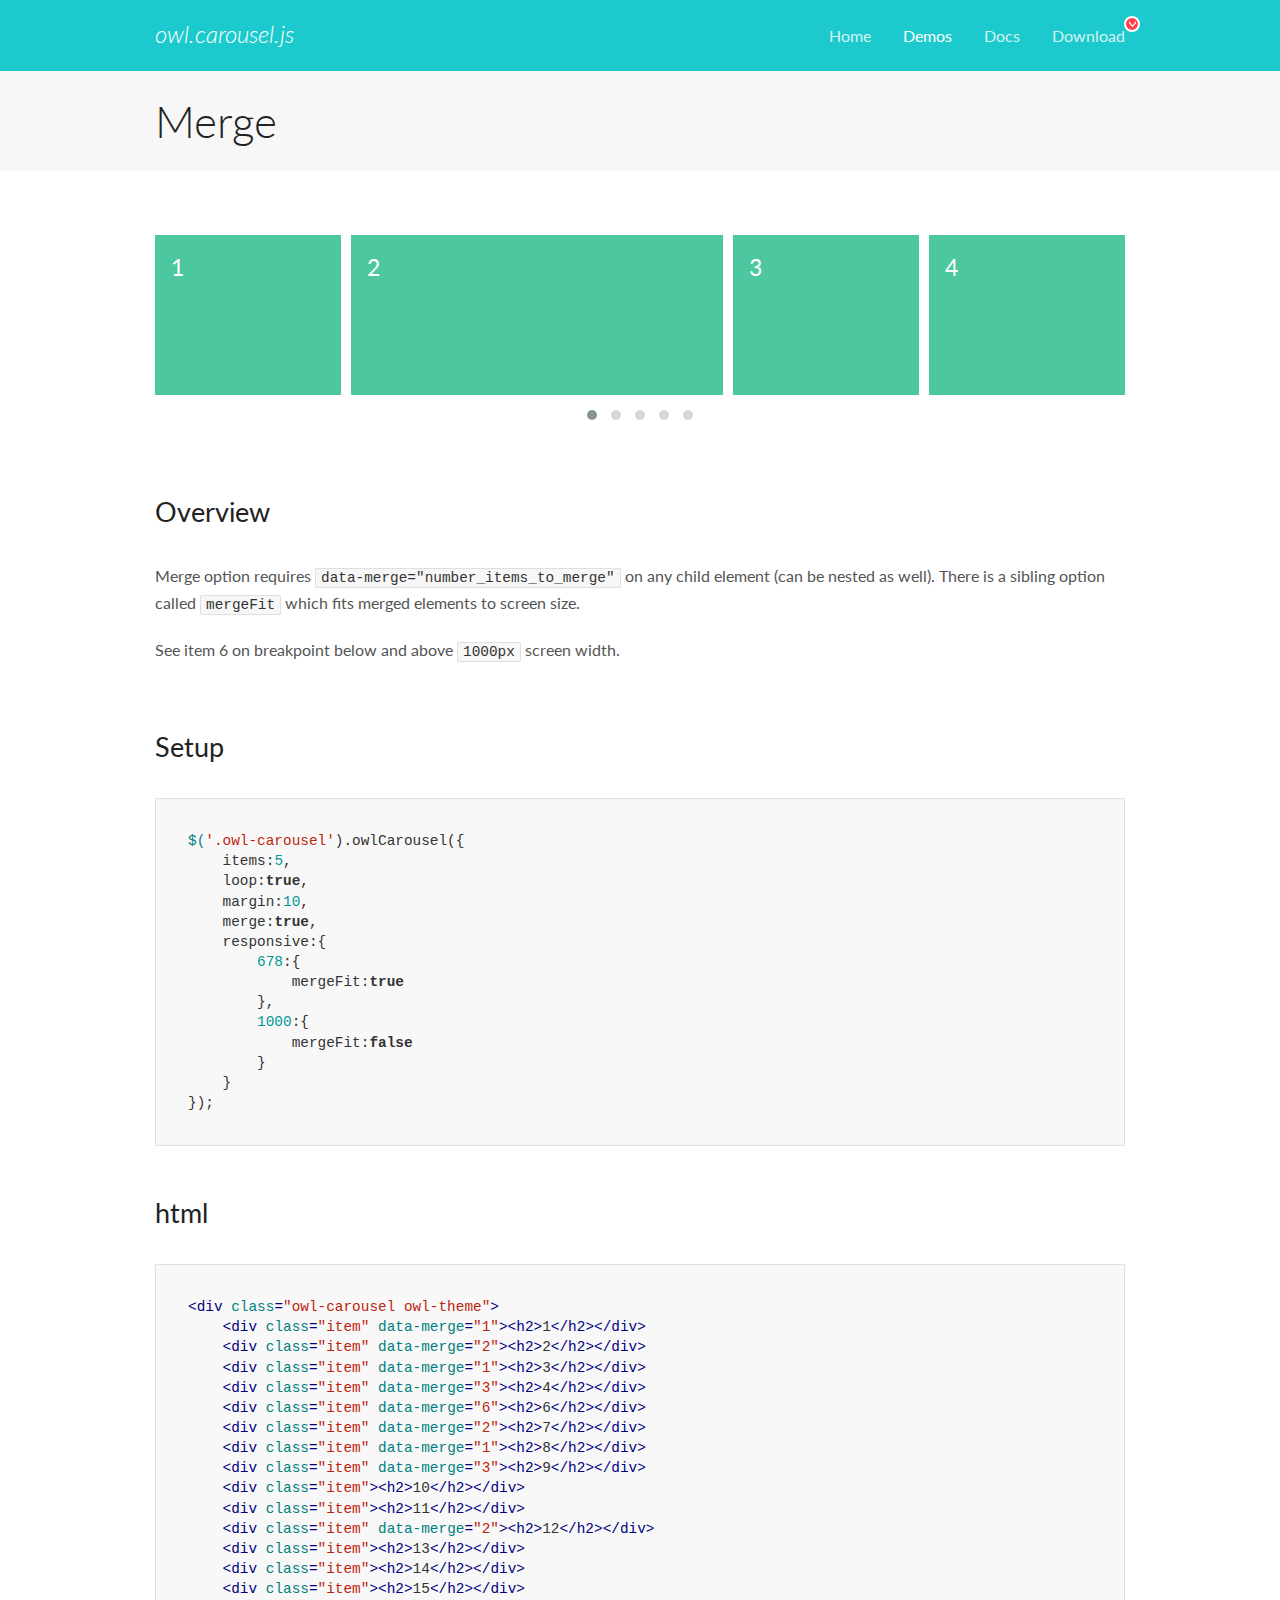
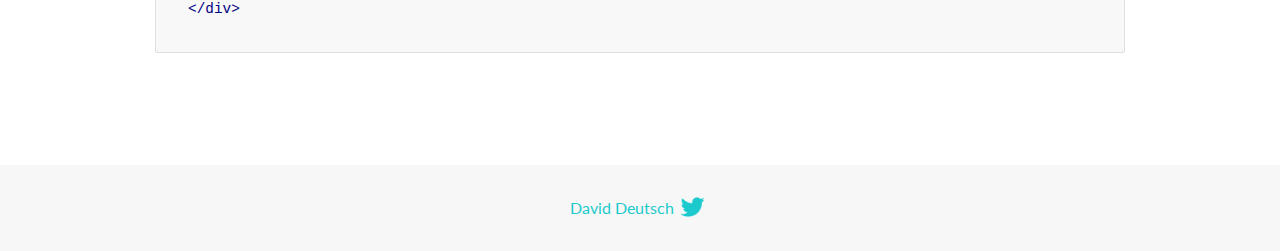
<file: downloard/OwlCarousel2-2.3.4/docs/demos/merge.html>
<!DOCTYPE html>
<html lang="en">
  <head>

    <!-- head -->
    <meta charset="utf-8">
    <meta name="msapplication-tap-highlight" content="no" />
    <meta name="viewport" content="width=device-width, initial-scale=1.0" />
    <meta name="description" content="Merge Items">
    <meta name="author" content="David Deutsch">
    <title>
      Merge Demo | Owl Carousel | 2.3.4
    </title>

    <!-- Stylesheets -->
    <link href='https://fonts.googleapis.com/css?family=Lato:300,400,700,400italic,300italic' rel='stylesheet' type='text/css'>
    <link rel="stylesheet" href="../assets/css/docs.theme.min.css">

    <!-- Owl Stylesheets -->
    <link rel="stylesheet" href="../assets/owlcarousel/assets/owl.carousel.min.css">
    <link rel="stylesheet" href="../assets/owlcarousel/assets/owl.theme.default.min.css">

    <!-- HTML5 shim and Respond.js IE8 support of HTML5 elements and media queries -->

    <!--[if lt IE 9]>
      <script src="https://oss.maxcdn.com/libs/html5shiv/3.7.0/html5shiv.js"></script>
      <script src="https://oss.maxcdn.com/libs/respond.js/1.3.0/respond.min.js"></script>
    <![endif]-->

    <!-- Favicons -->
    <link rel="apple-touch-icon-precomposed" sizes="144x144" href="../assets/ico/apple-touch-icon-144-precomposed.png">
    <link rel="shortcut icon" href="../assets/ico/favicon.png">
    <link rel="shortcut icon" href="favicon.ico">

    <!-- Yeah i know js should not be in header. Its required for demos.-->

    <!-- javascript -->
    <script src="../assets/vendors/jquery.min.js"></script>
    <script src="../assets/owlcarousel/owl.carousel.js"></script>
  </head>
  <body>

    <!-- header -->
    <header class="header">
      <div class="row">
        <div class="large-12 columns">
          <div class="brand left">
            <h3>
              <a href="/OwlCarousel2/">owl.carousel.js</a> 
            </h3>
          </div>
          <a id="toggle-nav" class="right">
            <span></span> <span></span> <span></span> 
          </a> 
          <div class="nav-bar">
            <ul class="clearfix">
              <li> <a href="/OwlCarousel2/index.html">Home</a>  </li>
              <li class="active">
                <a href="/OwlCarousel2/demos/demos.html">Demos</a> 
              </li>
              <li> <a href="/OwlCarousel2/docs/started-welcome.html">Docs</a>  </li>
              <li>
                <a href="https://github.com/OwlCarousel2/OwlCarousel2/archive/2.3.4.zip">Download</a> 
                <span class="download"></span> 
              </li>
            </ul>
          </div>
        </div>
      </div>
    </header>

    <!-- title -->
    <section class="title">
      <div class="row">
        <div class="large-12 columns">
          <h1>Merge</h1>
        </div>
      </div>
    </section>

    <!--  Demos -->
    <section id="demos">
      <div class="row">
        <div class="large-12 columns">
          <div class="owl-carousel owl-theme">
            <div class="item" data-merge="1">
              <h4>1</h4>
            </div>
            <div class="item" data-merge="2">
              <h4>2</h4>
            </div>
            <div class="item" data-merge="1">
              <h4>3</h4>
            </div>
            <div class="item" data-merge="3">
              <h4>4</h4>
            </div>
            <div class="item" data-merge="6">
              <h4>6</h4>
            </div>
            <div class="item" data-merge="2">
              <h4>7</h4>
            </div>
            <div class="item" data-merge="1">
              <h4>8</h4>
            </div>
            <div class="item" data-merge="3">
              <h4>9</h4>
            </div>
            <div class="item">
              <h4>10</h4>
            </div>
            <div class="item">
              <h4>11</h4>
            </div>
            <div class="item" data-merge="2">
              <h4>12</h4>
            </div>
            <div class="item">
              <h4>13</h4>
            </div>
            <div class="item">
              <h4>14</h4>
            </div>
            <div class="item">
              <h4>15</h4>
            </div>
          </div>
          <h3 id="overview">Overview</h3>
          <p>Merge option requires <code>data-merge=&quot;number_items_to_merge&quot;</code> on any child element (can be nested as well). There is a sibling option called <code>mergeFit</code> which fits merged elements to screen size. </p>
          <p>See item 6 on breakpoint below and above <code>1000px</code> screen width.</p>
          <h3 id="setup">Setup</h3>
          <pre><code>$(&#39;.owl-carousel&#39;).owlCarousel({
    items:5,
    loop:true,
    margin:10,
    merge:true,
    responsive:{
        678:{
            mergeFit:true
        },
        1000:{
            mergeFit:false
        }
    }
});</code></pre>
          <h3 id="html">html</h3>
          <pre><code>&lt;div class=&quot;owl-carousel owl-theme&quot;&gt;
    &lt;div class=&quot;item&quot; data-merge=&quot;1&quot;&gt;&lt;h2&gt;1&lt;/h2&gt;&lt;/div&gt;
    &lt;div class=&quot;item&quot; data-merge=&quot;2&quot;&gt;&lt;h2&gt;2&lt;/h2&gt;&lt;/div&gt;
    &lt;div class=&quot;item&quot; data-merge=&quot;1&quot;&gt;&lt;h2&gt;3&lt;/h2&gt;&lt;/div&gt;
    &lt;div class=&quot;item&quot; data-merge=&quot;3&quot;&gt;&lt;h2&gt;4&lt;/h2&gt;&lt;/div&gt;
    &lt;div class=&quot;item&quot; data-merge=&quot;6&quot;&gt;&lt;h2&gt;6&lt;/h2&gt;&lt;/div&gt;
    &lt;div class=&quot;item&quot; data-merge=&quot;2&quot;&gt;&lt;h2&gt;7&lt;/h2&gt;&lt;/div&gt;
    &lt;div class=&quot;item&quot; data-merge=&quot;1&quot;&gt;&lt;h2&gt;8&lt;/h2&gt;&lt;/div&gt;
    &lt;div class=&quot;item&quot; data-merge=&quot;3&quot;&gt;&lt;h2&gt;9&lt;/h2&gt;&lt;/div&gt;
    &lt;div class=&quot;item&quot;&gt;&lt;h2&gt;10&lt;/h2&gt;&lt;/div&gt;
    &lt;div class=&quot;item&quot;&gt;&lt;h2&gt;11&lt;/h2&gt;&lt;/div&gt;
    &lt;div class=&quot;item&quot; data-merge=&quot;2&quot;&gt;&lt;h2&gt;12&lt;/h2&gt;&lt;/div&gt;
    &lt;div class=&quot;item&quot;&gt;&lt;h2&gt;13&lt;/h2&gt;&lt;/div&gt;
    &lt;div class=&quot;item&quot;&gt;&lt;h2&gt;14&lt;/h2&gt;&lt;/div&gt;
    &lt;div class=&quot;item&quot;&gt;&lt;h2&gt;15&lt;/h2&gt;&lt;/div&gt;
&lt;/div&gt;</code></pre>
          <script>
            $(document).ready(function() {
              $('.owl-carousel').owlCarousel({
                items: 5,
                loop: true,
                margin: 10,
                merge: true,
                responsive: {
                  678: {
                    mergeFit: true
                  },
                  1000: {
                    mergeFit: false
                  }
                }
              });
            })
          </script>
        </div>
      </div>
    </section>

    <!-- footer -->
    <footer class="footer">
      <div class="row">
        <div class="large-12 columns">
          <h5>
            <a href="/OwlCarousel2/docs/support-contact.html">David Deutsch</a> 
            <a id="custom-tweet-button" href="https://twitter.com/share?url=https://github.com/OwlCarousel2/OwlCarousel2&text=Owl Carousel - This is so awesome! " target="_blank"></a> 
          </h5>
        </div>
      </div>
    </footer>

    <!-- vendors -->
    <script src="../assets/vendors/highlight.js"></script>
    <script src="../assets/js/app.js"></script>
  </body>
</html>
</file>
